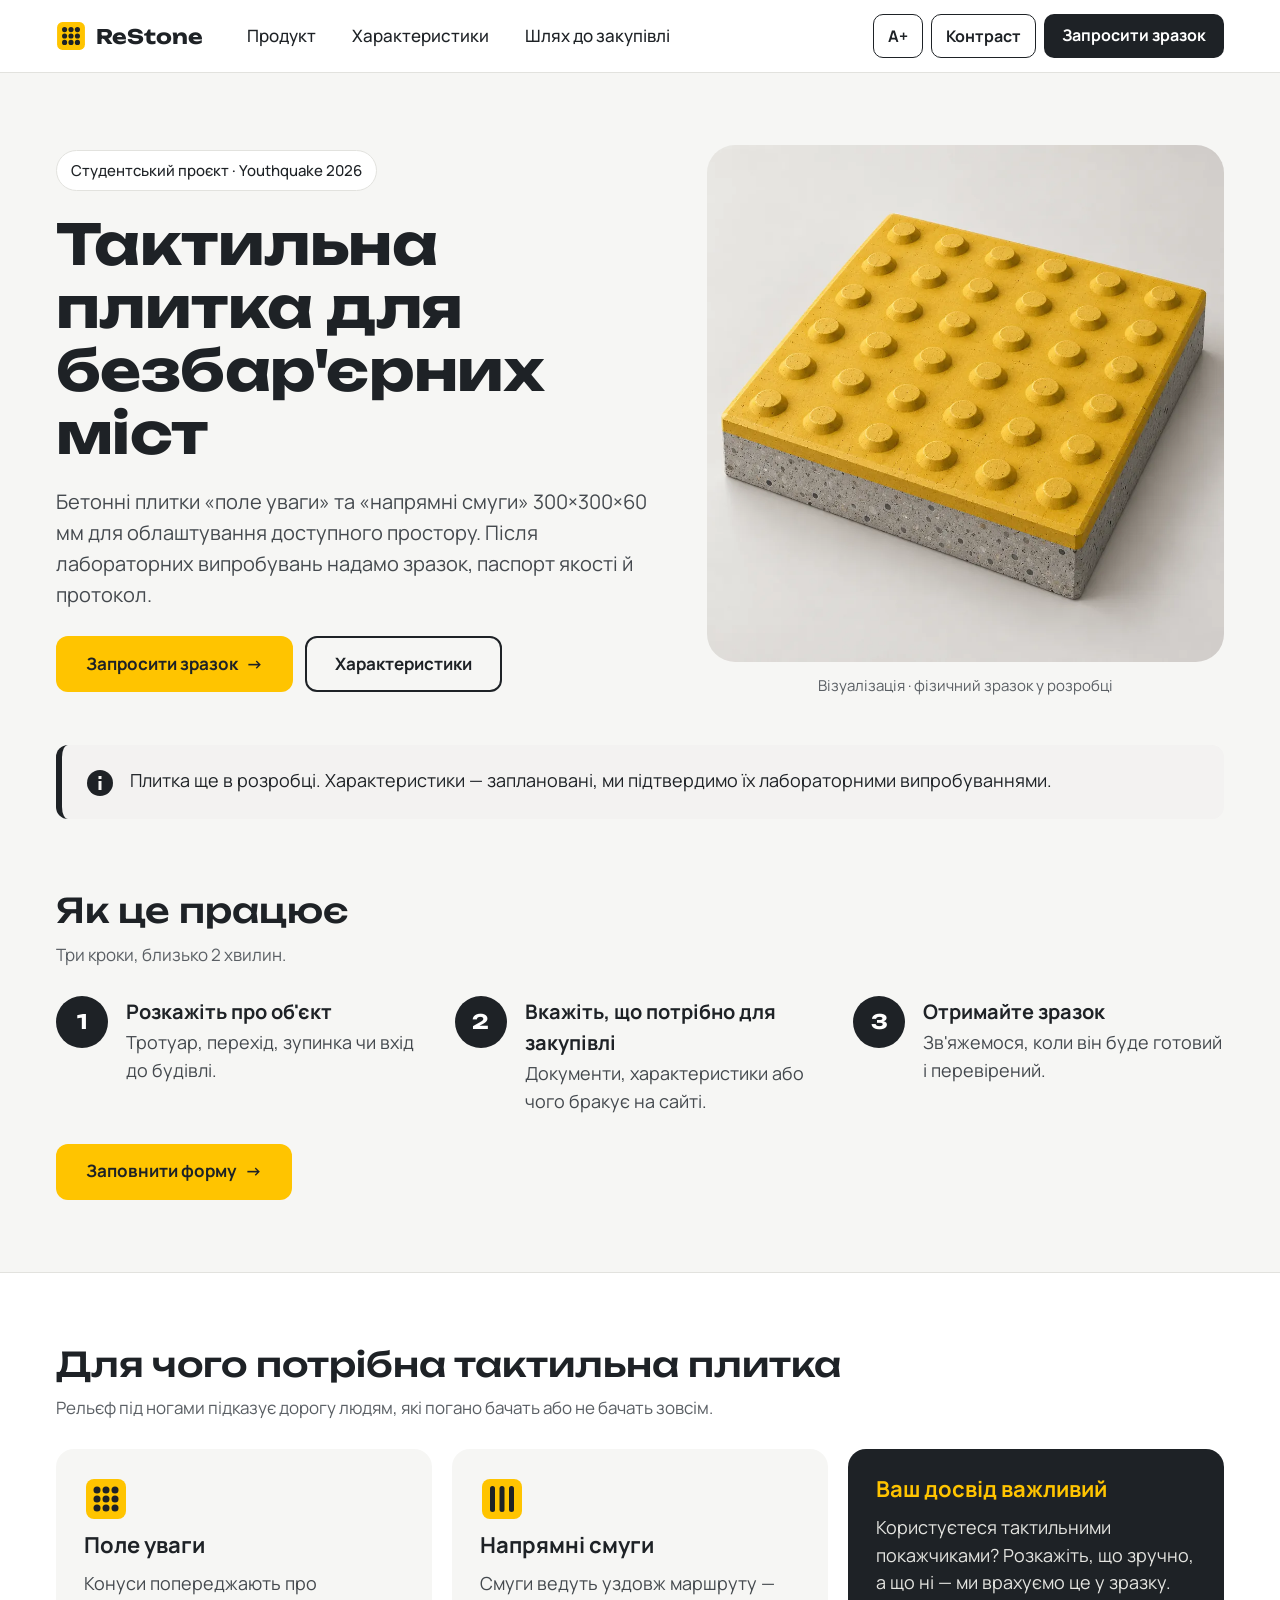
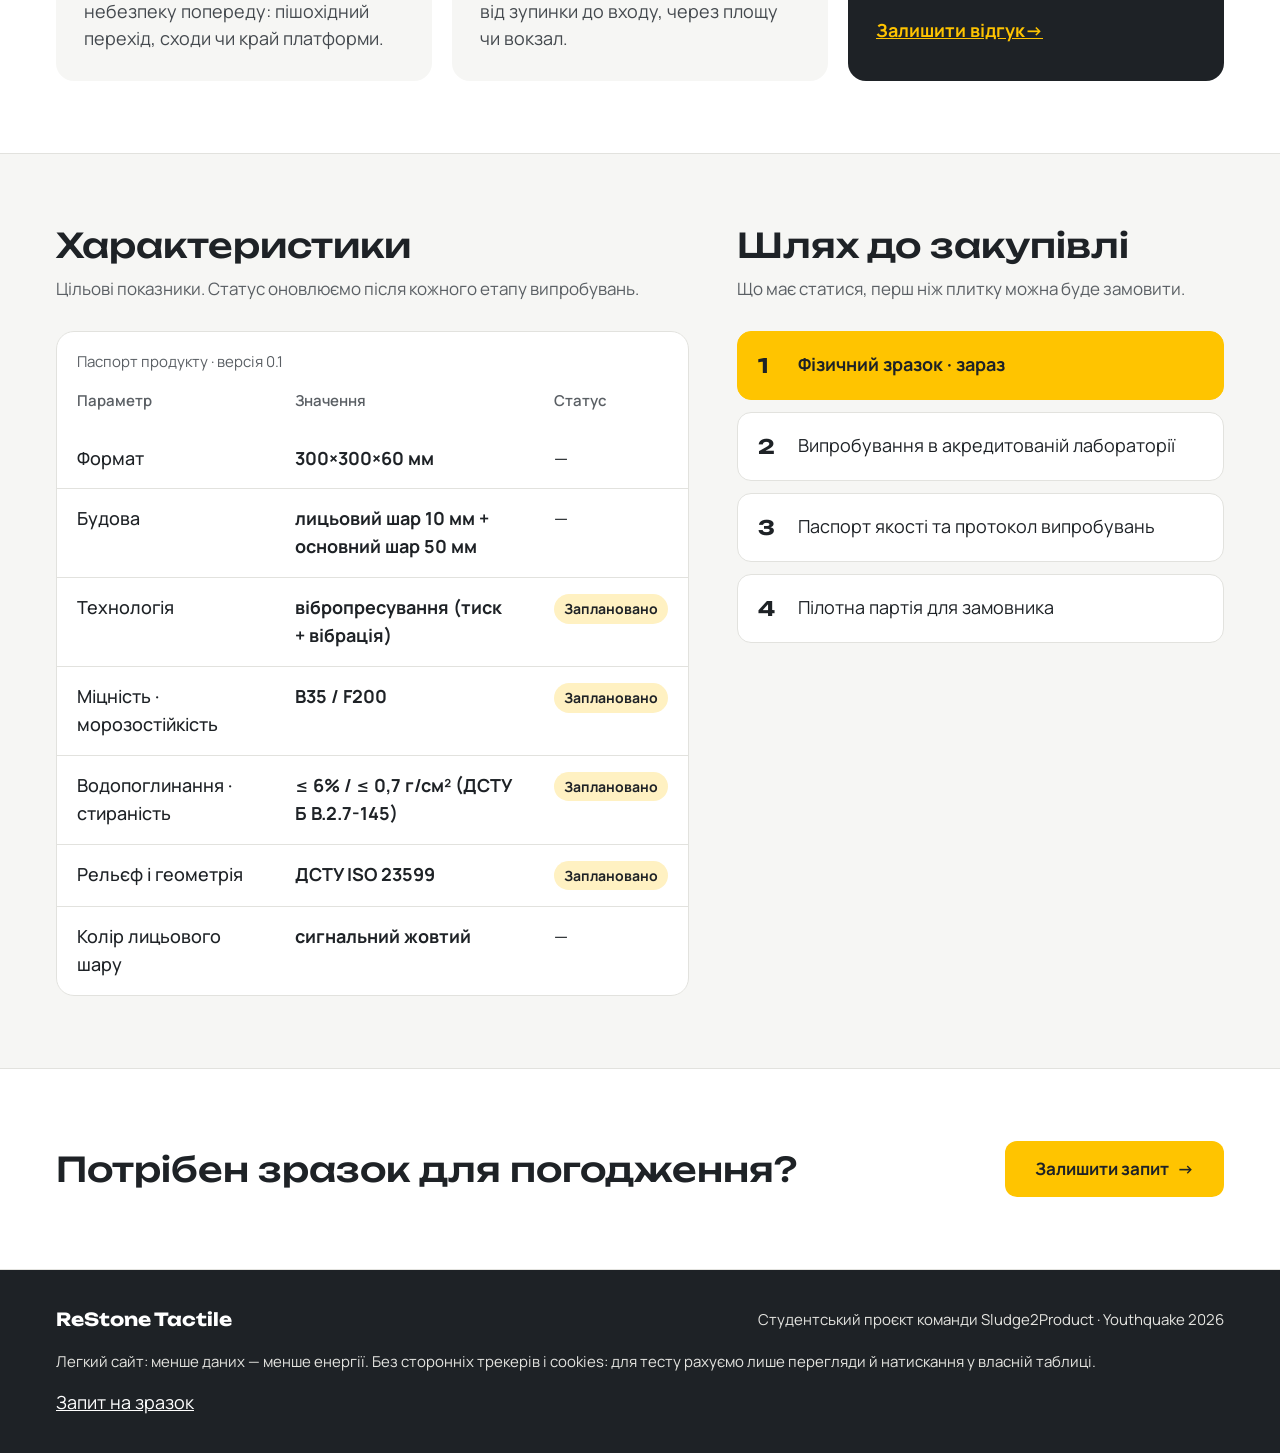
<file: index.html>
<!doctype html>
<html lang="uk">

<head>
  <meta charset="utf-8">
  <meta name="viewport" content="width=device-width, initial-scale=1">
  <title>ReStone Tactile — тактильна плитка для безбар'єрних міст</title>
  <meta name="description"
    content="Бетонна тактильна плитка «поле уваги» та «напрямні смуги» 300×300×60 мм. Студентський проєкт Youthquake 2026: готуємо перші зразки до лабораторних випробувань.">
  <meta name="theme-color" content="#FFC400">
  <meta property="og:type" content="website">
  <meta property="og:locale" content="uk_UA">
  <meta property="og:title" content="ReStone Tactile — тактильна плитка для безбар'єрних міст">
  <meta property="og:description" content="Бетонна тактильна плитка 300×300×60 мм. Залиште запит на зразок або відгук.">
  <meta property="og:image" content="img/og.jpg">
  <meta name="twitter:card" content="summary_large_image">
  <link rel="icon" href="img/favicon.svg" type="image/svg+xml">
  <script>
    // Застосувати збережені налаштування доступності до першого малювання
    (function () {
      try {
        var s = localStorage.getItem('rs-scale'); if (s && s !== '0') document.documentElement.setAttribute('data-scale', s);
        if (localStorage.getItem('rs-contrast') === 'high') document.documentElement.setAttribute('data-contrast', 'high');
      } catch (e) { }
    })();
    // A/B-тест першого екрана: варіант береться з посилання (?v=a або ?v=b) і запам'ятовується
    (function () {
      var v = 'a';
      try {
        var q = new URLSearchParams(location.search).get('v');
        if (q === 'a' || q === 'b') { v = q; localStorage.setItem('rs-v', v); }
        else if (localStorage.getItem('rs-v') === 'b') v = 'b';
      } catch (e) { }
      document.documentElement.setAttribute('data-variant', v);
    })();
  </script>
  <style>
    html:not([data-variant="b"]) .v-b,
    html[data-variant="b"] .v-a {
      display: none;
    }
  </style>
  <link rel="preconnect" href="https://fonts.googleapis.com">
  <link rel="preconnect" href="https://fonts.gstatic.com" crossorigin>
  <link
    href="https://fonts.googleapis.com/css2?family=Manrope:wght@400;500;600;700&family=Unbounded:wght@500;700&display=swap"
    rel="stylesheet">
  <link rel="preload" as="image" href="img/tile.webp" type="image/webp">
  <link rel="stylesheet" href="styles.css">
</head>

<body>
  <a class="skip-link" href="#main">Перейти до змісту</a>

  <header class="site-header">
    <div class="wrap header-row">
      <a class="logo" href="index.html" aria-label="ReStone — на головну">
        <svg width="30" height="30" viewBox="0 0 28 28" aria-hidden="true">
          <rect x="1" y="1" width="26" height="26" rx="5" fill="#FFC400" />
          <g fill="#1E2226">
            <circle cx="8" cy="8" r="2.4" />
            <circle cx="14" cy="8" r="2.4" />
            <circle cx="20" cy="8" r="2.4" />
            <circle cx="8" cy="14" r="2.4" />
            <circle cx="14" cy="14" r="2.4" />
            <circle cx="20" cy="14" r="2.4" />
            <circle cx="8" cy="20" r="2.4" />
            <circle cx="14" cy="20" r="2.4" />
            <circle cx="20" cy="20" r="2.4" />
          </g>
        </svg>
        ReStone
      </a>
      <button class="nav-toggle" type="button" aria-expanded="false" aria-controls="nav-panel">
        <svg width="20" height="20" viewBox="0 0 20 20" aria-hidden="true">
          <path d="M2 5h16M2 10h16M2 15h16" stroke="currentColor" stroke-width="2" stroke-linecap="round" />
        </svg>
        Меню
      </button>
      <div class="nav-panel" id="nav-panel">
        <nav class="main-nav" aria-label="Основне меню">
          <ul>
            <li><a href="#product">Продукт</a></li>
            <li><a href="#specs">Характеристики</a></li>
            <li><a href="#path">Шлях до закупівлі</a></li>
          </ul>
        </nav>
        <div class="tools">
          <button class="tool-btn" type="button" data-action="scale" aria-pressed="false"
            aria-label="Збільшити шрифт">A+</button>
          <button class="tool-btn" type="button" data-action="contrast" aria-pressed="false">Контраст</button>
          <a class="btn btn-dark btn-sm" href="form.html">Запросити зразок</a>
        </div>
      </div>
    </div>
  </header>

  <main id="main" tabindex="-1">

    <section class="hero" aria-labelledby="hero-title">
      <div class="wrap hero-grid">
        <div class="hero-text">
          <span class="pill">Студентський проєкт · Youthquake 2026</span>
          <h1 id="hero-title">Тактильна плитка для безбар'єрних міст</h1>
          <!-- Варіант A: підготовка до закупівлі -->
          <p class="hero-sub v-a">Бетонні плитки «поле уваги» та «напрямні смуги» 300×300×60 мм для облаштування
            доступного простору. Після лабораторних випробувань надамо зразок, паспорт якості й протокол.</p>
          <!-- Варіант B: + екологічний аргумент -->
          <p class="hero-sub v-b">Бетонні плитки «поле уваги» та «напрямні смуги» 300×300×60 мм для облаштування
            доступного простору — з частковим використанням залишків каменеобробки. Після лабораторних випробувань
            надамо зразок, паспорт якості й протокол.</p>
          <div class="hero-actions">
            <a class="btn btn-primary" href="form.html">Запросити зразок <span aria-hidden="true">→</span></a>
            <a class="btn btn-outline" href="#specs">Характеристики</a>
          </div>
        </div>
        <figure class="tile-figure">
          <div class="tile-frame">
            <img src="img/tile.webp" width="1000" height="1000" fetchpriority="high"
              alt="Візуалізація двошарової бетонної тактильної плитки: жовтий лицьовий шар із конусами «поле уваги» і сірий бетонний основний шар">
          </div>
          <figcaption>Візуалізація · фізичний зразок у розробці</figcaption>
        </figure>
      </div>
    </section>

    <div class="wrap">
      <div class="note" role="note">
        <svg width="28" height="28" viewBox="0 0 28 28" aria-hidden="true">
          <circle cx="14" cy="14" r="13" fill="currentColor" />
          <rect x="12.5" y="12" width="3" height="9" fill="var(--bg)" />
          <rect x="12.5" y="7" width="3" height="3" fill="var(--bg)" />
        </svg>
        <p>Плитка ще в розробці. Характеристики — заплановані, ми підтвердимо їх лабораторними випробуваннями.</p>
      </div>
    </div>

    <section class="section" aria-labelledby="how-title">
      <div class="wrap">
        <h2 class="section-title" id="how-title">Як це працює</h2>
        <p class="section-lead">Три кроки, близько 2 хвилин.</p>
        <ol class="steps">
          <li><span class="step-num" aria-hidden="true">1</span>
            <div><strong>Розкажіть про об'єкт</strong><span>Тротуар, перехід, зупинка чи вхід до будівлі.</span></div>
          </li>
          <li><span class="step-num" aria-hidden="true">2</span>
            <div><strong>Вкажіть, що потрібно для закупівлі</strong><span>Документи, характеристики або чого бракує на
                сайті.</span></div>
          </li>
          <li><span class="step-num" aria-hidden="true">3</span>
            <div><strong>Отримайте зразок</strong><span>Зв'яжемося, коли він буде готовий і перевірений.</span></div>
          </li>
        </ol>
        <p style="margin-top:28px"><a class="btn btn-primary" href="form.html">Заповнити форму <span
              aria-hidden="true">→</span></a></p>
      </div>
    </section>

    <section class="section section-white" id="product" aria-labelledby="product-title">
      <div class="wrap">
        <h2 class="section-title" id="product-title">Для чого потрібна тактильна плитка</h2>
        <p class="section-lead">Рельєф під ногами підказує дорогу людям, які погано бачать або не бачать зовсім.</p>
        <div class="cards">
          <article class="card">
            <svg width="44" height="44" viewBox="0 0 44 44" aria-hidden="true">
              <rect x="2" y="2" width="40" height="40" rx="8" fill="#FFC400" />
              <g fill="#1E2226">
                <circle cx="13" cy="13" r="3.5" />
                <circle cx="22" cy="13" r="3.5" />
                <circle cx="31" cy="13" r="3.5" />
                <circle cx="13" cy="22" r="3.5" />
                <circle cx="22" cy="22" r="3.5" />
                <circle cx="31" cy="22" r="3.5" />
                <circle cx="13" cy="31" r="3.5" />
                <circle cx="22" cy="31" r="3.5" />
                <circle cx="31" cy="31" r="3.5" />
              </g>
            </svg>
            <h3>Поле уваги</h3>
            <p>Конуси попереджають про небезпеку попереду: пішохідний перехід, сходи чи край платформи.</p>
          </article>
          <article class="card">
            <svg width="44" height="44" viewBox="0 0 44 44" aria-hidden="true">
              <rect x="2" y="2" width="40" height="40" rx="8" fill="#FFC400" />
              <g fill="#1E2226">
                <rect x="10" y="9" width="5" height="26" rx="2.5" />
                <rect x="19.5" y="9" width="5" height="26" rx="2.5" />
                <rect x="29" y="9" width="5" height="26" rx="2.5" />
              </g>
            </svg>
            <h3>Напрямні смуги</h3>
            <p>Смуги ведуть уздовж маршруту — від зупинки до входу, через площу чи вокзал.</p>
          </article>
          <article class="card card-dark">
            <h3>Ваш досвід важливий</h3>
            <p>Користуєтеся тактильними покажчиками? Розкажіть, що зручно, а що ні — ми врахуємо це у зразку.</p>
            <a href="form.html">Залишити відгук <span aria-hidden="true">→</span></a>
          </article>
        </div>
      </div>
    </section>

    <section class="section" aria-labelledby="specs-title">
      <div class="wrap specs-grid">
        <div id="specs">
          <h2 class="section-title" id="specs-title">Характеристики</h2>
          <p class="section-lead">Цільові показники. Статус оновлюємо після кожного етапу випробувань.</p>
          <div class="spec">
            <table>
              <caption>Паспорт продукту · версія 0.1</caption>
              <thead>
                <tr>
                  <th scope="col">Параметр</th>
                  <th scope="col">Значення</th>
                  <th scope="col">Статус</th>
                </tr>
              </thead>
              <tbody>
                <tr>
                  <th scope="row">Формат</th>
                  <td class="val">300×300×60 мм</td>
                  <td class="empty">—</td>
                </tr>
                <tr>
                  <th scope="row">Будова</th>
                  <td class="val">лицьовий шар 10 мм + основний шар 50 мм</td>
                  <td class="empty">—</td>
                </tr>
                <tr>
                  <th scope="row">Технологія</th>
                  <td class="val">вібропресування (тиск + вібрація)</td>
                  <td><span class="badge">Заплановано</span></td>
                </tr>
                <tr>
                  <th scope="row">Міцність · морозостійкість</th>
                  <td class="val">B35 / F200</td>
                  <td><span class="badge">Заплановано</span></td>
                </tr>
                <tr>
                  <th scope="row">Водопоглинання · стираність</th>
                  <td class="val">≤ 6% / ≤ 0,7 г/см² (ДСТУ Б В.2.7-145)</td>
                  <td><span class="badge">Заплановано</span></td>
                </tr>
                <tr>
                  <th scope="row">Рельєф і геометрія</th>
                  <td class="val">ДСТУ ISO 23599</td>
                  <td><span class="badge">Заплановано</span></td>
                </tr>
                <tr>
                  <th scope="row">Колір лицьового шару</th>
                  <td class="val">сигнальний жовтий</td>
                  <td class="empty">—</td>
                </tr>
              </tbody>
            </table>
          </div>
        </div>
        <div id="path">
          <h2 class="section-title">Шлях до закупівлі</h2>
          <p class="section-lead">Що має статися, перш ніж плитку можна буде замовити.</p>
          <ol class="path">
            <li class="step-row is-now"><b aria-hidden="true">1</b><span>Фізичний зразок<span class="visually-hidden"> —
                  поточний етап</span> · зараз</span></li>
            <li class="step-row"><b aria-hidden="true">2</b><span>Випробування в акредитованій лабораторії</span></li>
            <li class="step-row"><b aria-hidden="true">3</b><span>Паспорт якості та протокол випробувань</span></li>
            <li class="step-row"><b aria-hidden="true">4</b><span>Пілотна партія для замовника</span></li>
          </ol>
        </div>
      </div>
    </section>

    <section class="section section-white" aria-labelledby="cta-title">
      <div class="wrap" style="display:flex;flex-wrap:wrap;gap:20px;justify-content:space-between;align-items:center">
        <h2 class="section-title" id="cta-title" style="margin:0">Потрібен зразок для погодження?</h2>
        <a class="btn btn-primary" href="form.html">Залишити запит <span aria-hidden="true">→</span></a>
      </div>
    </section>

  </main>

  <footer class="site-footer">
    <div class="wrap footer-row">
      <span class="footer-brand">ReStone Tactile</span>
      <p>Студентський проєкт команди Sludge2Product · Youthquake 2026</p>
      <p>Легкий сайт: менше даних — менше енергії. Без сторонніх трекерів і cookies: для тесту рахуємо лише
        перегляди й натискання у власній таблиці.</p>
      <a href="form.html">Запит на зразок</a>
    </div>
  </footer>

  <script src="config.js"></script>
  <script src="app.js" defer></script>
</body>

</html>
</file>
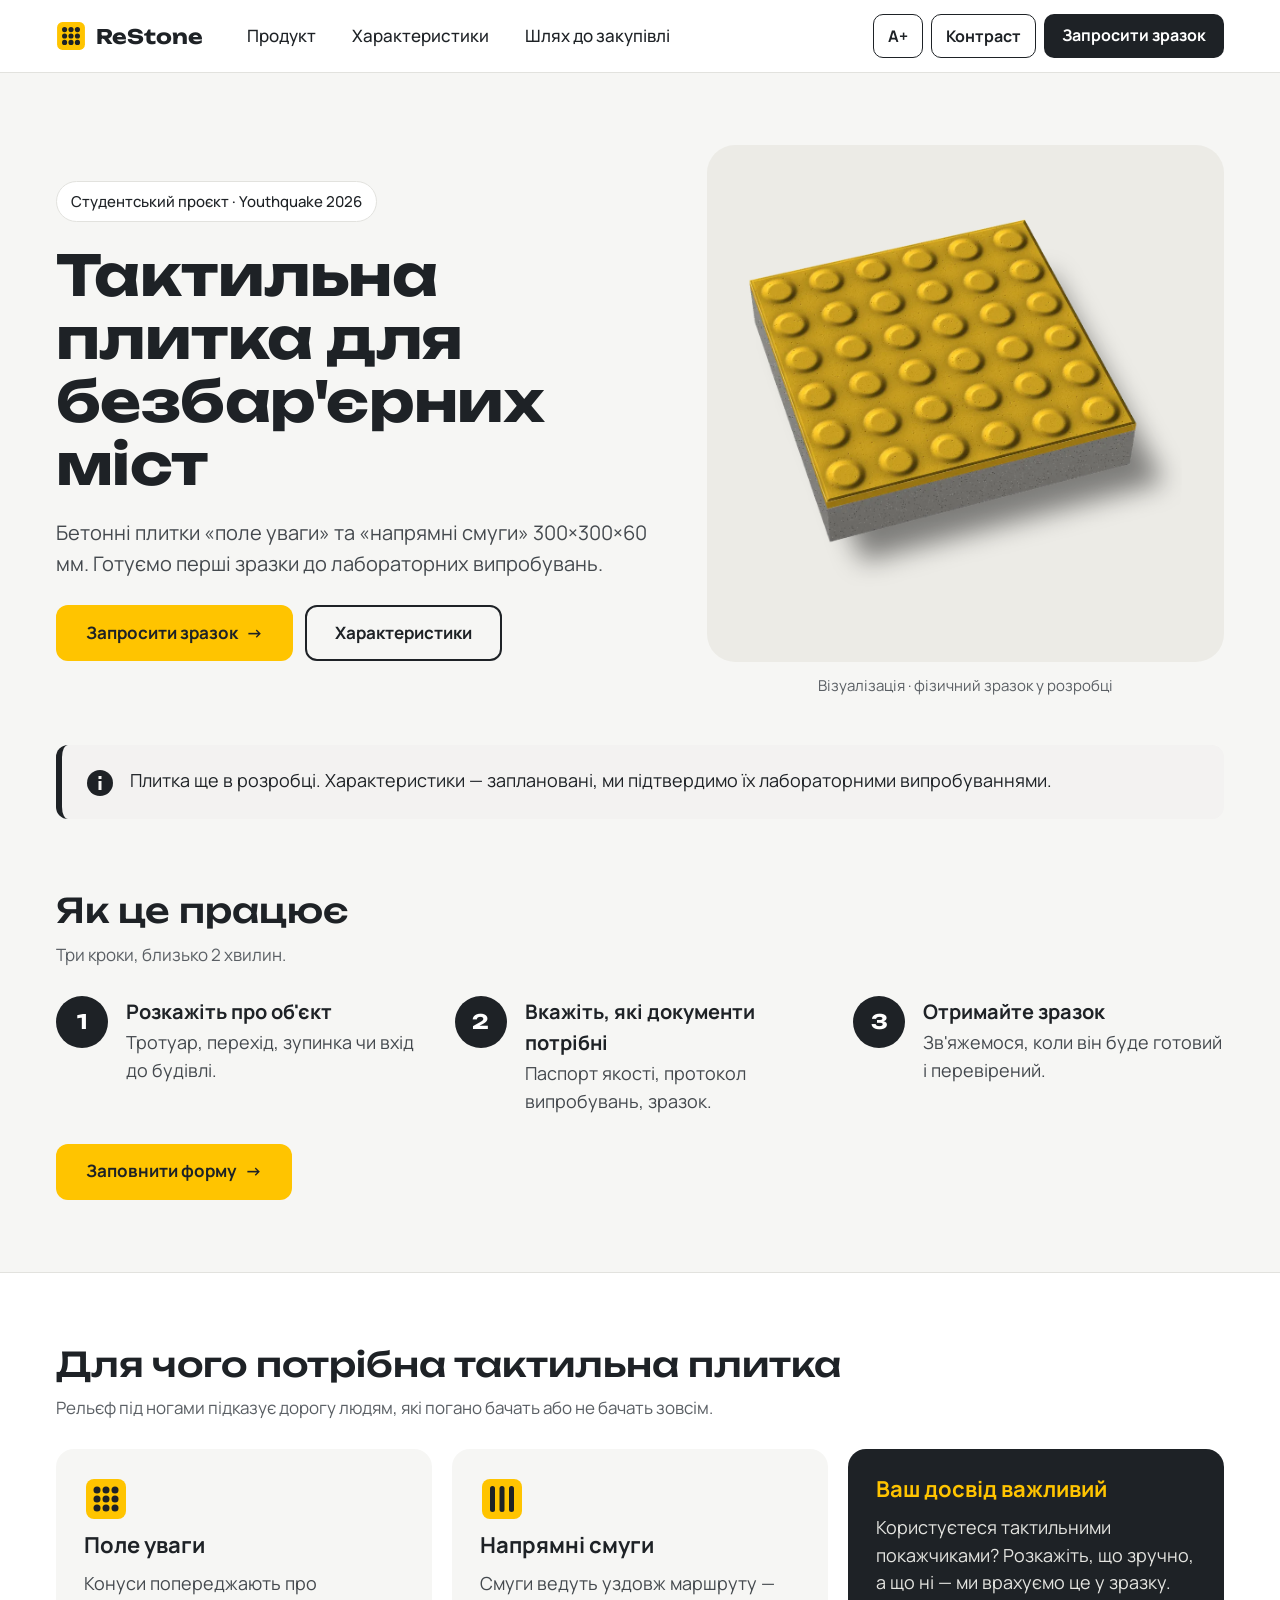
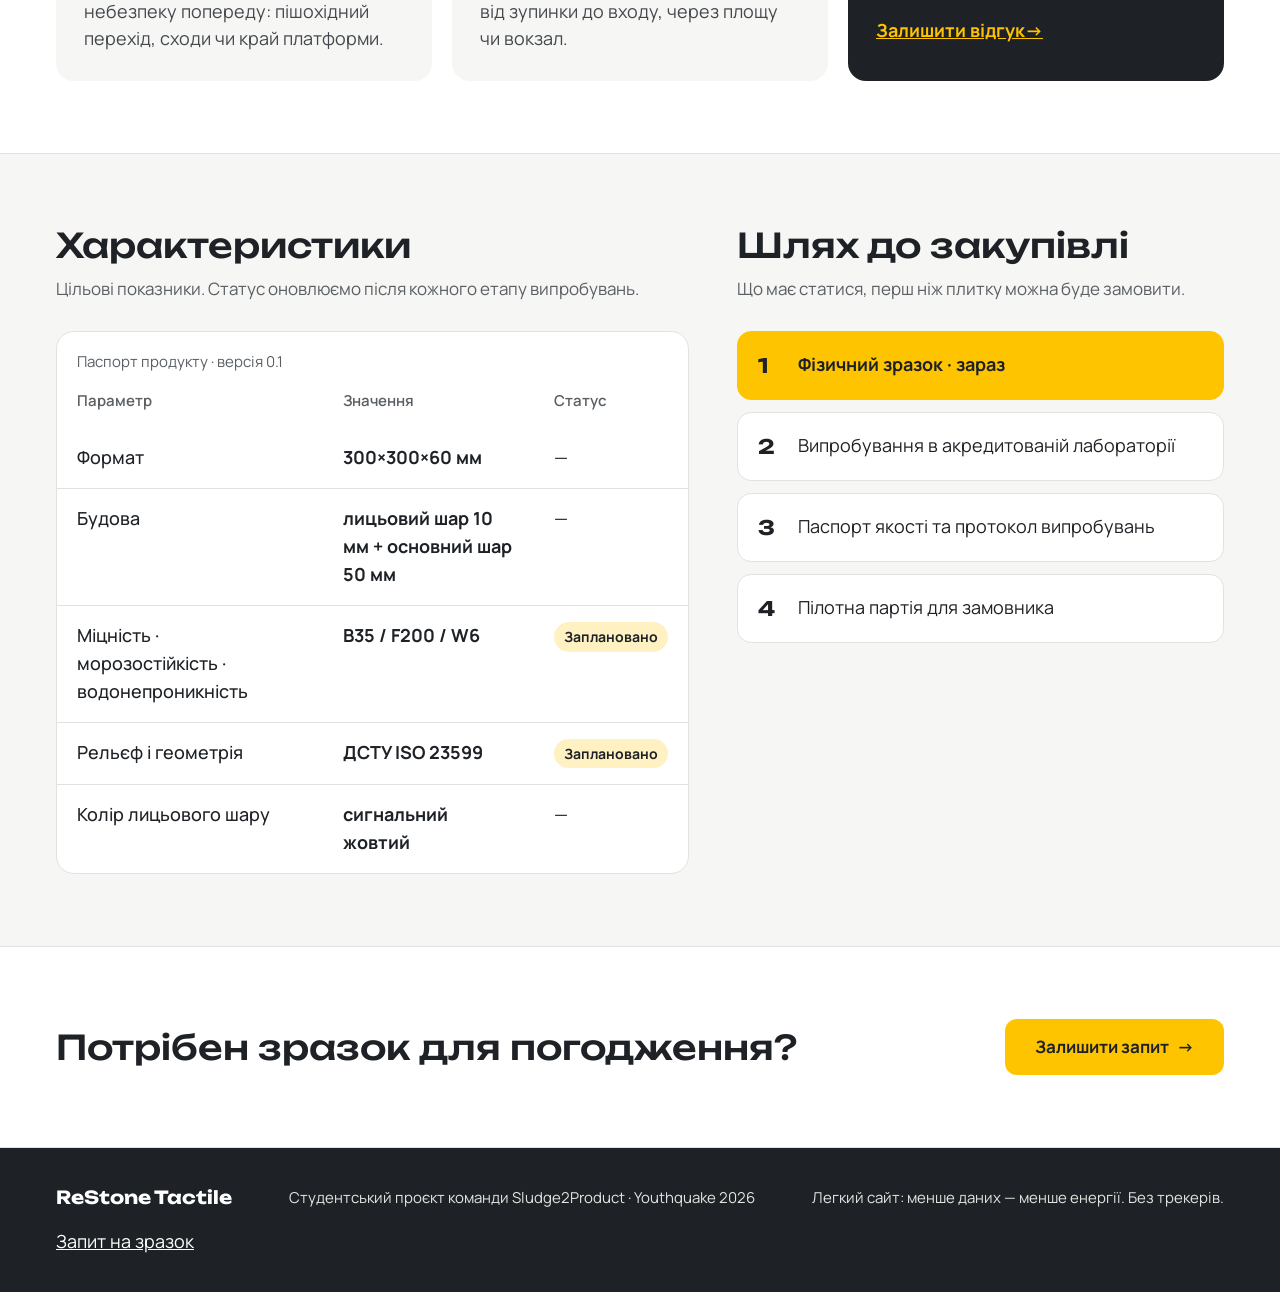
<file: restone-tactile/index.html>
<!doctype html>
<html lang="uk">
<head>
<meta charset="utf-8">
<meta name="viewport" content="width=device-width, initial-scale=1">
<title>ReStone Tactile — тактильна плитка для безбар'єрних міст</title>
<meta name="description" content="Бетонна тактильна плитка «поле уваги» та «напрямні смуги» 300×300×60 мм. Студентський проєкт Youthquake 2026: готуємо перші зразки до лабораторних випробувань.">
<meta name="theme-color" content="#FFC400">
<meta property="og:type" content="website">
<meta property="og:locale" content="uk_UA">
<meta property="og:title" content="ReStone Tactile — тактильна плитка для безбар'єрних міст">
<meta property="og:description" content="Бетонна тактильна плитка 300×300×60 мм. Залиште запит на зразок або відгук.">
<meta property="og:image" content="img/og.jpg">
<meta name="twitter:card" content="summary_large_image">
<link rel="icon" href="img/favicon.svg" type="image/svg+xml">
<script>
  // Застосувати збережені налаштування доступності до першого малювання
  (function () {
    try {
      var s = localStorage.getItem('rs-scale'); if (s && s !== '0') document.documentElement.setAttribute('data-scale', s);
      if (localStorage.getItem('rs-contrast') === 'high') document.documentElement.setAttribute('data-contrast', 'high');
    } catch (e) {}
  })();
</script>
<link rel="preconnect" href="https://fonts.googleapis.com">
<link rel="preconnect" href="https://fonts.gstatic.com" crossorigin>
<link href="https://fonts.googleapis.com/css2?family=Manrope:wght@400;500;600;700&family=Unbounded:wght@500;700&display=swap" rel="stylesheet">
<link rel="preload" as="image" href="img/tile.webp" type="image/webp">
<link rel="stylesheet" href="styles.css">
</head>
<body>
<a class="skip-link" href="#main">Перейти до змісту</a>

<header class="site-header">
  <div class="wrap header-row">
    <a class="logo" href="index.html" aria-label="ReStone — на головну">
      <svg width="30" height="30" viewBox="0 0 28 28" aria-hidden="true"><rect x="1" y="1" width="26" height="26" rx="5" fill="#FFC400"/><g fill="#1E2226"><circle cx="8" cy="8" r="2.4"/><circle cx="14" cy="8" r="2.4"/><circle cx="20" cy="8" r="2.4"/><circle cx="8" cy="14" r="2.4"/><circle cx="14" cy="14" r="2.4"/><circle cx="20" cy="14" r="2.4"/><circle cx="8" cy="20" r="2.4"/><circle cx="14" cy="20" r="2.4"/><circle cx="20" cy="20" r="2.4"/></g></svg>
      ReStone
    </a>
    <button class="nav-toggle" type="button" aria-expanded="false" aria-controls="nav-panel">
      <svg width="20" height="20" viewBox="0 0 20 20" aria-hidden="true"><path d="M2 5h16M2 10h16M2 15h16" stroke="currentColor" stroke-width="2" stroke-linecap="round"/></svg>
      Меню
    </button>
    <div class="nav-panel" id="nav-panel">
      <nav class="main-nav" aria-label="Основне меню">
        <ul>
          <li><a href="#product">Продукт</a></li>
          <li><a href="#specs">Характеристики</a></li>
          <li><a href="#path">Шлях до закупівлі</a></li>
        </ul>
      </nav>
      <div class="tools">
        <button class="tool-btn" type="button" data-action="scale" aria-pressed="false" aria-label="Збільшити шрифт">A+</button>
        <button class="tool-btn" type="button" data-action="contrast" aria-pressed="false">Контраст</button>
        <a class="btn btn-dark btn-sm" href="form.html">Запросити зразок</a>
      </div>
    </div>
  </div>
</header>

<main id="main" tabindex="-1">

  <section class="hero" aria-labelledby="hero-title">
    <div class="wrap hero-grid">
      <div class="hero-text">
        <span class="pill">Студентський проєкт · Youthquake 2026</span>
        <h1 id="hero-title">Тактильна плитка для безбар'єрних міст</h1>
        <p class="hero-sub">Бетонні плитки «поле уваги» та «напрямні смуги» 300×300×60 мм. Готуємо перші зразки до лабораторних випробувань.</p>
        <div class="hero-actions">
          <a class="btn btn-primary" href="form.html">Запросити зразок <span aria-hidden="true">→</span></a>
          <a class="btn btn-outline" href="#specs">Характеристики</a>
        </div>
      </div>
      <figure class="tile-figure">
        <div class="tile-frame">
          <img src="img/tile.webp" width="1000" height="855" fetchpriority="high"
               alt="Візуалізація двошарової бетонної тактильної плитки: жовтий лицьовий шар із конусами «поле уваги» і сірий бетонний основний шар">
        </div>
        <figcaption>Візуалізація · фізичний зразок у розробці</figcaption>
      </figure>
    </div>
  </section>

  <div class="wrap">
    <div class="note" role="note">
      <svg width="28" height="28" viewBox="0 0 28 28" aria-hidden="true"><circle cx="14" cy="14" r="13" fill="currentColor"/><rect x="12.5" y="12" width="3" height="9" fill="var(--bg)"/><rect x="12.5" y="7" width="3" height="3" fill="var(--bg)"/></svg>
      <p>Плитка ще в розробці. Характеристики — заплановані, ми підтвердимо їх лабораторними випробуваннями.</p>
    </div>
  </div>

  <section class="section" aria-labelledby="how-title">
    <div class="wrap">
      <h2 class="section-title" id="how-title">Як це працює</h2>
      <p class="section-lead">Три кроки, близько 2 хвилин.</p>
      <ol class="steps">
        <li><span class="step-num" aria-hidden="true">1</span><div><strong>Розкажіть про об'єкт</strong><span>Тротуар, перехід, зупинка чи вхід до будівлі.</span></div></li>
        <li><span class="step-num" aria-hidden="true">2</span><div><strong>Вкажіть, які документи потрібні</strong><span>Паспорт якості, протокол випробувань, зразок.</span></div></li>
        <li><span class="step-num" aria-hidden="true">3</span><div><strong>Отримайте зразок</strong><span>Зв'яжемося, коли він буде готовий і перевірений.</span></div></li>
      </ol>
      <p style="margin-top:28px"><a class="btn btn-primary" href="form.html">Заповнити форму <span aria-hidden="true">→</span></a></p>
    </div>
  </section>

  <section class="section section-white" id="product" aria-labelledby="product-title">
    <div class="wrap">
      <h2 class="section-title" id="product-title">Для чого потрібна тактильна плитка</h2>
      <p class="section-lead">Рельєф під ногами підказує дорогу людям, які погано бачать або не бачать зовсім.</p>
      <div class="cards">
        <article class="card">
          <svg width="44" height="44" viewBox="0 0 44 44" aria-hidden="true"><rect x="2" y="2" width="40" height="40" rx="8" fill="#FFC400"/><g fill="#1E2226"><circle cx="13" cy="13" r="3.5"/><circle cx="22" cy="13" r="3.5"/><circle cx="31" cy="13" r="3.5"/><circle cx="13" cy="22" r="3.5"/><circle cx="22" cy="22" r="3.5"/><circle cx="31" cy="22" r="3.5"/><circle cx="13" cy="31" r="3.5"/><circle cx="22" cy="31" r="3.5"/><circle cx="31" cy="31" r="3.5"/></g></svg>
          <h3>Поле уваги</h3>
          <p>Конуси попереджають про небезпеку попереду: пішохідний перехід, сходи чи край платформи.</p>
        </article>
        <article class="card">
          <svg width="44" height="44" viewBox="0 0 44 44" aria-hidden="true"><rect x="2" y="2" width="40" height="40" rx="8" fill="#FFC400"/><g fill="#1E2226"><rect x="10" y="9" width="5" height="26" rx="2.5"/><rect x="19.5" y="9" width="5" height="26" rx="2.5"/><rect x="29" y="9" width="5" height="26" rx="2.5"/></g></svg>
          <h3>Напрямні смуги</h3>
          <p>Смуги ведуть уздовж маршруту — від зупинки до входу, через площу чи вокзал.</p>
        </article>
        <article class="card card-dark">
          <h3>Ваш досвід важливий</h3>
          <p>Користуєтеся тактильними покажчиками? Розкажіть, що зручно, а що ні — ми врахуємо це у зразку.</p>
          <a href="form.html">Залишити відгук <span aria-hidden="true">→</span></a>
        </article>
      </div>
    </div>
  </section>

  <section class="section" aria-labelledby="specs-title">
    <div class="wrap specs-grid">
      <div id="specs">
        <h2 class="section-title" id="specs-title">Характеристики</h2>
        <p class="section-lead">Цільові показники. Статус оновлюємо після кожного етапу випробувань.</p>
        <div class="spec">
          <table>
            <caption>Паспорт продукту · версія 0.1</caption>
            <thead>
              <tr><th scope="col">Параметр</th><th scope="col">Значення</th><th scope="col">Статус</th></tr>
            </thead>
            <tbody>
              <tr><th scope="row">Формат</th><td class="val">300×300×60 мм</td><td class="empty">—</td></tr>
              <tr><th scope="row">Будова</th><td class="val">лицьовий шар 10 мм + основний шар 50 мм</td><td class="empty">—</td></tr>
              <tr><th scope="row">Міцність · морозостійкість · водонепроникність</th><td class="val">B35 / F200 / W6</td><td><span class="badge">Заплановано</span></td></tr>
              <tr><th scope="row">Рельєф і геометрія</th><td class="val">ДСТУ ISO 23599</td><td><span class="badge">Заплановано</span></td></tr>
              <tr><th scope="row">Колір лицьового шару</th><td class="val">сигнальний жовтий</td><td class="empty">—</td></tr>
            </tbody>
          </table>
        </div>
      </div>
      <div id="path">
        <h2 class="section-title">Шлях до закупівлі</h2>
        <p class="section-lead">Що має статися, перш ніж плитку можна буде замовити.</p>
        <ol class="path">
          <li class="step-row is-now"><b aria-hidden="true">1</b><span>Фізичний зразок<span class="visually-hidden"> — поточний етап</span> · зараз</span></li>
          <li class="step-row"><b aria-hidden="true">2</b><span>Випробування в акредитованій лабораторії</span></li>
          <li class="step-row"><b aria-hidden="true">3</b><span>Паспорт якості та протокол випробувань</span></li>
          <li class="step-row"><b aria-hidden="true">4</b><span>Пілотна партія для замовника</span></li>
        </ol>
      </div>
    </div>
  </section>

  <section class="section section-white" aria-labelledby="cta-title">
    <div class="wrap" style="display:flex;flex-wrap:wrap;gap:20px;justify-content:space-between;align-items:center">
      <h2 class="section-title" id="cta-title" style="margin:0">Потрібен зразок для погодження?</h2>
      <a class="btn btn-primary" href="form.html">Залишити запит <span aria-hidden="true">→</span></a>
    </div>
  </section>

</main>

<footer class="site-footer">
  <div class="wrap footer-row">
    <span class="footer-brand">ReStone Tactile</span>
    <p>Студентський проєкт команди Sludge2Product · Youthquake 2026</p>
    <p>Легкий сайт: менше даних — менше енергії. Без трекерів.</p>
    <a href="form.html">Запит на зразок</a>
  </div>
</footer>

<script src="app.js" defer></script>
</body>
</html>
</file>
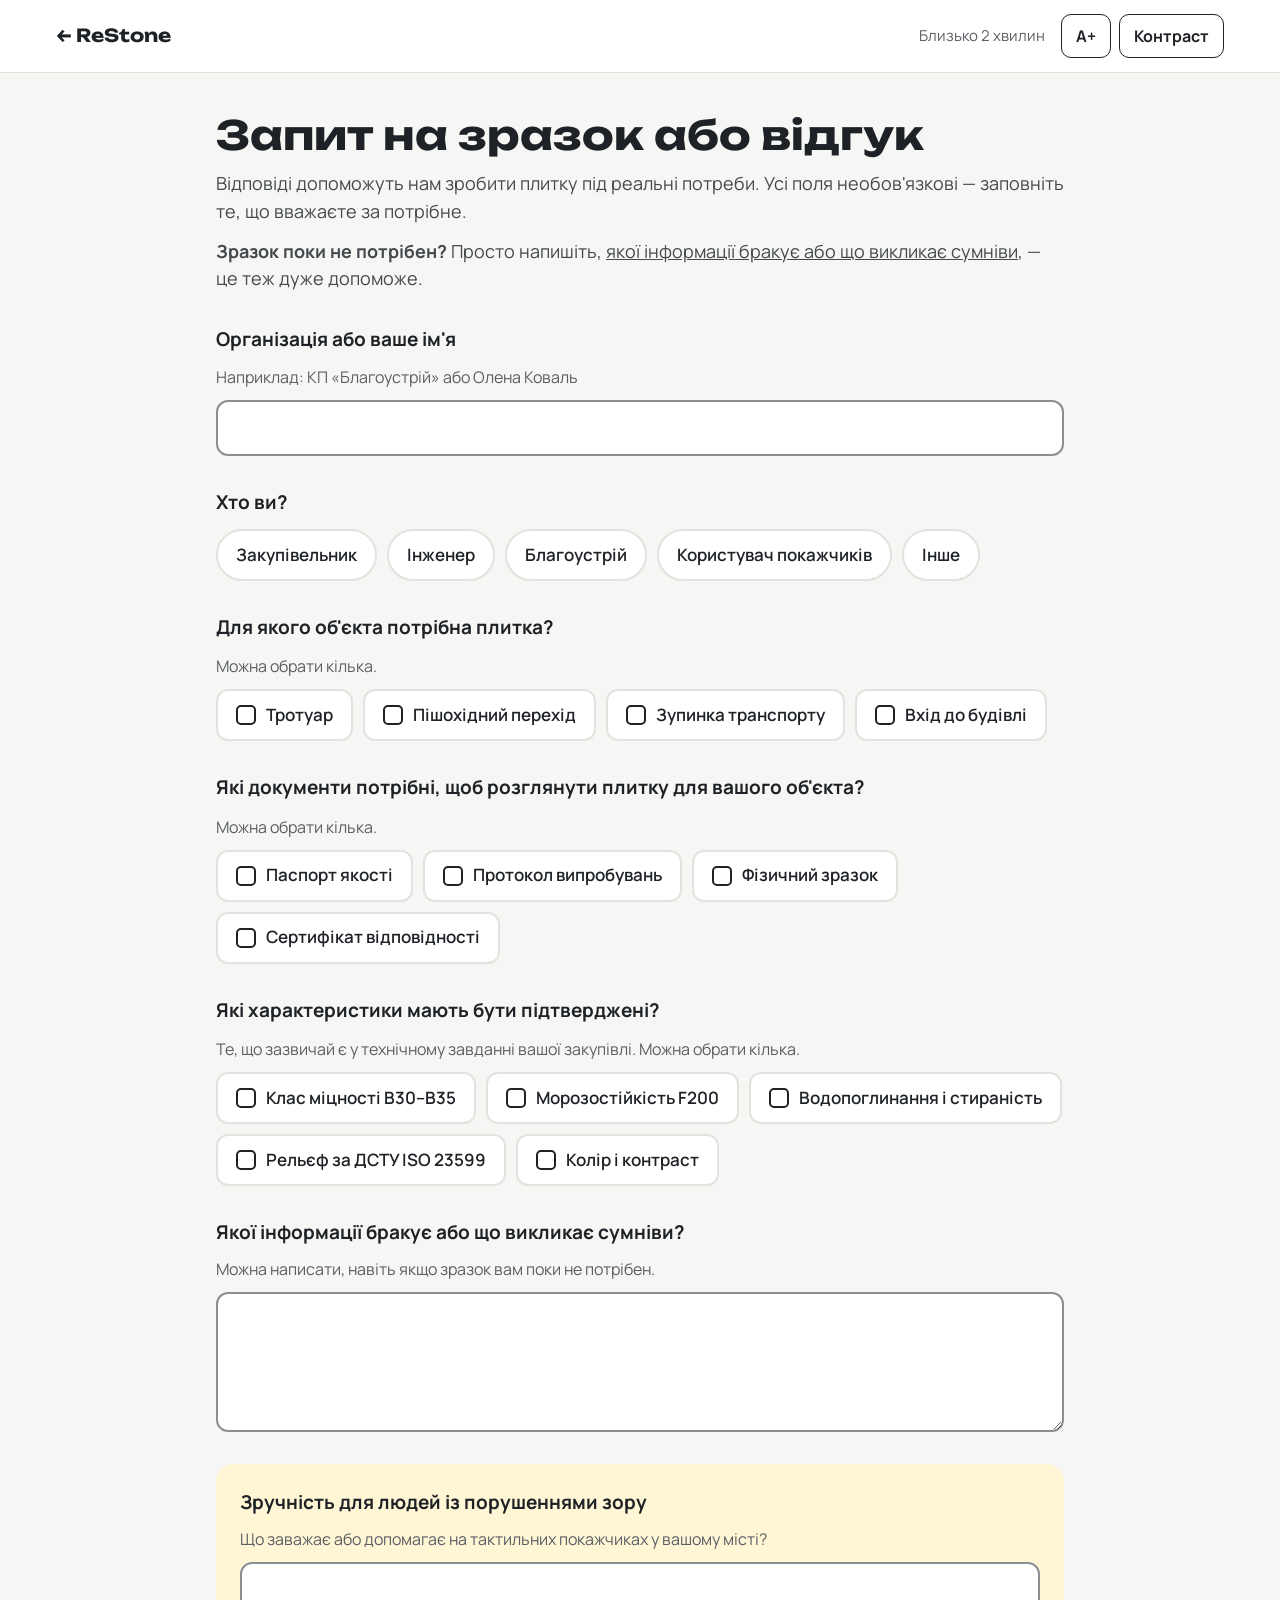
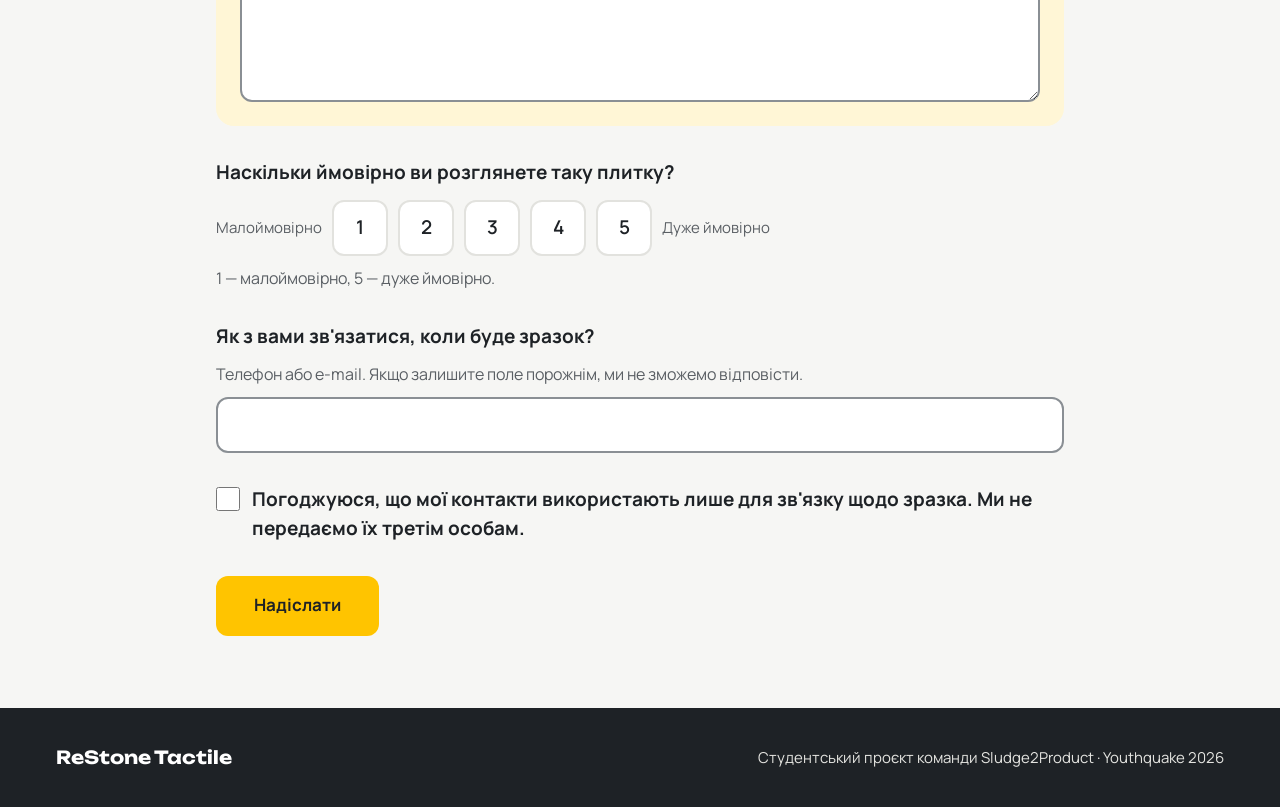
<file: form.html>
<!doctype html>
<html lang="uk">

<head>
  <meta charset="utf-8">
  <meta name="viewport" content="width=device-width, initial-scale=1">
  <title>Запит на зразок або відгук — ReStone Tactile</title>
  <meta name="description"
    content="Залиште запит на зразок тактильної плитки ReStone або розкажіть, що зручно на тактильних покажчиках у вашому місті.">
  <meta name="theme-color" content="#FFC400">
  <meta property="og:type" content="website">
  <meta property="og:locale" content="uk_UA">
  <meta property="og:title" content="Запит на зразок — ReStone Tactile">
  <meta property="og:description" content="2 хвилини: розкажіть про об'єкт і потрібні документи.">
  <meta property="og:image" content="img/og.jpg">
  <link rel="icon" href="img/favicon.svg" type="image/svg+xml">
  <script>
    (function () {
      try {
        var s = localStorage.getItem('rs-scale'); if (s && s !== '0') document.documentElement.setAttribute('data-scale', s);
        if (localStorage.getItem('rs-contrast') === 'high') document.documentElement.setAttribute('data-contrast', 'high');
      } catch (e) { }
    })();
  </script>
  <link rel="preconnect" href="https://fonts.googleapis.com">
  <link rel="preconnect" href="https://fonts.gstatic.com" crossorigin>
  <link
    href="https://fonts.googleapis.com/css2?family=Manrope:wght@400;500;600;700&family=Unbounded:wght@500;700&display=swap"
    rel="stylesheet">
  <link rel="stylesheet" href="styles.css">
</head>

<body>
  <a class="skip-link" href="#main">Перейти до форми</a>

  <header class="site-header">
    <div class="wrap form-header-row">
      <a class="page-back" href="index.html"><span aria-hidden="true">←&nbsp;</span>ReStone<span
          class="visually-hidden"> — на головну</span></a>
      <span class="time-note">Близько 2 хвилин</span>
      <div class="tools">
        <button class="tool-btn" type="button" data-action="scale" aria-pressed="false"
          aria-label="Збільшити шрифт">A+</button>
        <button class="tool-btn" type="button" data-action="contrast" aria-pressed="false">Контраст</button>
      </div>
    </div>
  </header>

  <main id="main" class="form-page" tabindex="-1">

    <div id="form-view">
      <div class="form-head">
        <h1>Запит на зразок або відгук</h1>
        <p>Відповіді допоможуть нам зробити плитку під реальні потреби. Усі поля необов'язкові — заповніть те, що
          вважаєте за потрібне.</p>
        <p><strong>Зразок поки не потрібен?</strong> Просто напишіть, <a href="#missing">якої інформації бракує або що
            викликає сумніви</a>, — це теж дуже допоможе.</p>
      </div>

      <div class="error-summary" id="error-summary" role="alert" tabindex="-1" hidden>
        <h2>Перевірте, будь ласка:</h2>
        <ul id="error-list"></ul>
      </div>

      <form class="form" id="request-form" novalidate>

        <div class="field">
          <label for="org">Організація або ваше ім'я</label>
          <span class="help" id="org-help">Наприклад: КП «Благоустрій» або Олена Коваль</span>
          <input class="input" id="org" name="org" type="text" autocomplete="organization"
            aria-describedby="org-help org-error">
          <span class="error-text" id="org-error"></span>
        </div>

        <fieldset class="field">
          <legend>Хто ви?</legend>
          <div class="choices">
            <label class="choice pill-choice"><input type="radio" name="role"
                value="Закупівельник"><span>Закупівельник</span></label>
            <label class="choice pill-choice"><input type="radio" name="role"
                value="Інженер"><span>Інженер</span></label>
            <label class="choice pill-choice"><input type="radio" name="role"
                value="Благоустрій"><span>Благоустрій</span></label>
            <label class="choice pill-choice"><input type="radio" name="role"
                value="Користувач покажчиків"><span>Користувач покажчиків</span></label>
            <label class="choice pill-choice"><input type="radio" name="role" value="Інше"><span>Інше</span></label>
          </div>
        </fieldset>

        <fieldset class="field">
          <legend>Для якого об'єкта потрібна плитка?</legend>
          <span class="help">Можна обрати кілька.</span>
          <div class="choices">
            <label class="choice"><input type="checkbox" name="objects" value="Тротуар"><span>Тротуар</span></label>
            <label class="choice"><input type="checkbox" name="objects" value="Пішохідний перехід"><span>Пішохідний
                перехід</span></label>
            <label class="choice"><input type="checkbox" name="objects" value="Зупинка транспорту"><span>Зупинка
                транспорту</span></label>
            <label class="choice"><input type="checkbox" name="objects" value="Вхід до будівлі"><span>Вхід до
                будівлі</span></label>
          </div>
        </fieldset>

        <fieldset class="field">
          <legend>Які документи потрібні, щоб розглянути плитку для вашого об'єкта?</legend>
          <span class="help">Можна обрати кілька.</span>
          <div class="choices">
            <label class="choice"><input type="checkbox" name="docs" value="Паспорт якості"><span>Паспорт
                якості</span></label>
            <label class="choice"><input type="checkbox" name="docs" value="Протокол випробувань"><span>Протокол
                випробувань</span></label>
            <label class="choice"><input type="checkbox" name="docs" value="Фізичний зразок"><span>Фізичний
                зразок</span></label>
            <label class="choice"><input type="checkbox" name="docs" value="Сертифікат відповідності"><span>Сертифікат
                відповідності</span></label>
          </div>
        </fieldset>

        <fieldset class="field">
          <legend>Які характеристики мають бути підтверджені?</legend>
          <span class="help">Те, що зазвичай є у технічному завданні вашої закупівлі. Можна обрати кілька.</span>
          <div class="choices">
            <label class="choice"><input type="checkbox" name="docs" value="Клас міцності B30–B35"><span>Клас міцності
                B30–B35</span></label>
            <label class="choice"><input type="checkbox" name="docs" value="Морозостійкість F200"><span>Морозостійкість
                F200</span></label>
            <label class="choice"><input type="checkbox" name="docs"
                value="Водопоглинання і стираність"><span>Водопоглинання і стираність</span></label>
            <label class="choice"><input type="checkbox" name="docs" value="Рельєф за ДСТУ ISO 23599"><span>Рельєф за
                ДСТУ ISO 23599</span></label>
            <label class="choice"><input type="checkbox" name="docs" value="Колір і контраст"><span>Колір і
                контраст</span></label>
          </div>
        </fieldset>


        <div class="field">
          <label for="missing">Якої інформації бракує або що викликає сумніви?</label>
          <span class="help" id="missing-help">Можна написати, навіть якщо зразок вам поки не потрібен.</span>
          <textarea class="textarea" id="missing" name="missing" rows="3" maxlength="2000"
            aria-describedby="missing-help missing-error"></textarea>
          <span class="error-text" id="missing-error"></span>
        </div>

        <div class="field hint-box">
          <label for="access">Зручність для людей із порушеннями зору</label>
          <span class="help" id="access-help">Що заважає або допомагає на тактильних покажчиках у вашому місті?</span>
          <textarea class="textarea" id="access" name="access" rows="4" maxlength="2000"
            aria-describedby="access-help"></textarea>
        </div>

        <fieldset class="field">
          <legend>Наскільки ймовірно ви розглянете таку плитку?</legend>
          <div class="scale">
            <span class="scale-label" aria-hidden="true">Малоймовірно</span>
            <label class="choice"><input type="radio" name="score" value="1"><span><span class="visually-hidden">Оцінка
                </span>1</span></label>
            <label class="choice"><input type="radio" name="score" value="2"><span><span class="visually-hidden">Оцінка
                </span>2</span></label>
            <label class="choice"><input type="radio" name="score" value="3"><span><span class="visually-hidden">Оцінка
                </span>3</span></label>
            <label class="choice"><input type="radio" name="score" value="4"><span><span class="visually-hidden">Оцінка
                </span>4</span></label>
            <label class="choice"><input type="radio" name="score" value="5"><span><span class="visually-hidden">Оцінка
                </span>5</span></label>
            <span class="scale-label" aria-hidden="true">Дуже ймовірно</span>
          </div>
          <span class="help">1 — малоймовірно, 5 — дуже ймовірно.</span>
        </fieldset>

        <div class="field">
          <label for="contact">Як з вами зв'язатися, коли буде зразок?</label>
          <span class="help" id="contact-help">Телефон або e-mail. Якщо залишите поле порожнім, ми не зможемо
            відповісти.</span>
          <input class="input" id="contact" name="contact" type="text" autocomplete="email" inputmode="email"
            aria-describedby="contact-help contact-error">
          <span class="error-text" id="contact-error"></span>
        </div>

        <div class="field">
          <label class="consent" for="consent">
            <input type="checkbox" id="consent" name="consent" value="так" aria-describedby="consent-error">
            <span>Погоджуюся, що мої контакти використають лише для зв'язку щодо зразка. Ми не передаємо їх третім
              особам.</span>
          </label>
          <span class="error-text" id="consent-error"></span>
        </div>

        <!-- Пастка для спам-ботів: людина це поле не бачить -->
        <div class="hp" aria-hidden="true">
          <label for="website">Не заповнюйте це поле</label>
          <input type="text" id="website" name="website" tabindex="-1" autocomplete="off">
        </div>

        <div class="submit-row">
          <button class="btn btn-primary" type="submit" id="submit-btn"
            style="min-height:60px;padding:0 36px">Надіслати</button>
          <span class="form-status" id="form-status" role="status" aria-live="polite"></span>
        </div>
      </form>
    </div>

    <div class="thanks" id="thanks-view" hidden>
      <svg width="64" height="64" viewBox="0 0 64 64" aria-hidden="true">
        <circle cx="32" cy="32" r="30" fill="#FFC400" />
        <path d="M20 33l8 8 16-17" fill="none" stroke="#1E2226" stroke-width="4" stroke-linecap="round"
          stroke-linejoin="round" />
      </svg>
      <h1 tabindex="-1" id="thanks-title">Дякуємо!</h1>
      <p>Ми отримали вашу відповідь і зв'яжемося з вами, щойно буде фізичний зразок і результати випробувань.</p>
      <a class="btn btn-outline" href="index.html">На головну</a>
    </div>

  </main>

  <footer class="site-footer">
    <div class="wrap footer-row">
      <span class="footer-brand">ReStone Tactile</span>
      <p>Студентський проєкт команди Sludge2Product · Youthquake 2026</p>
    </div>
  </footer>

  <script src="config.js"></script>
  <script src="app.js" defer></script>
</body>

</html>
</file>
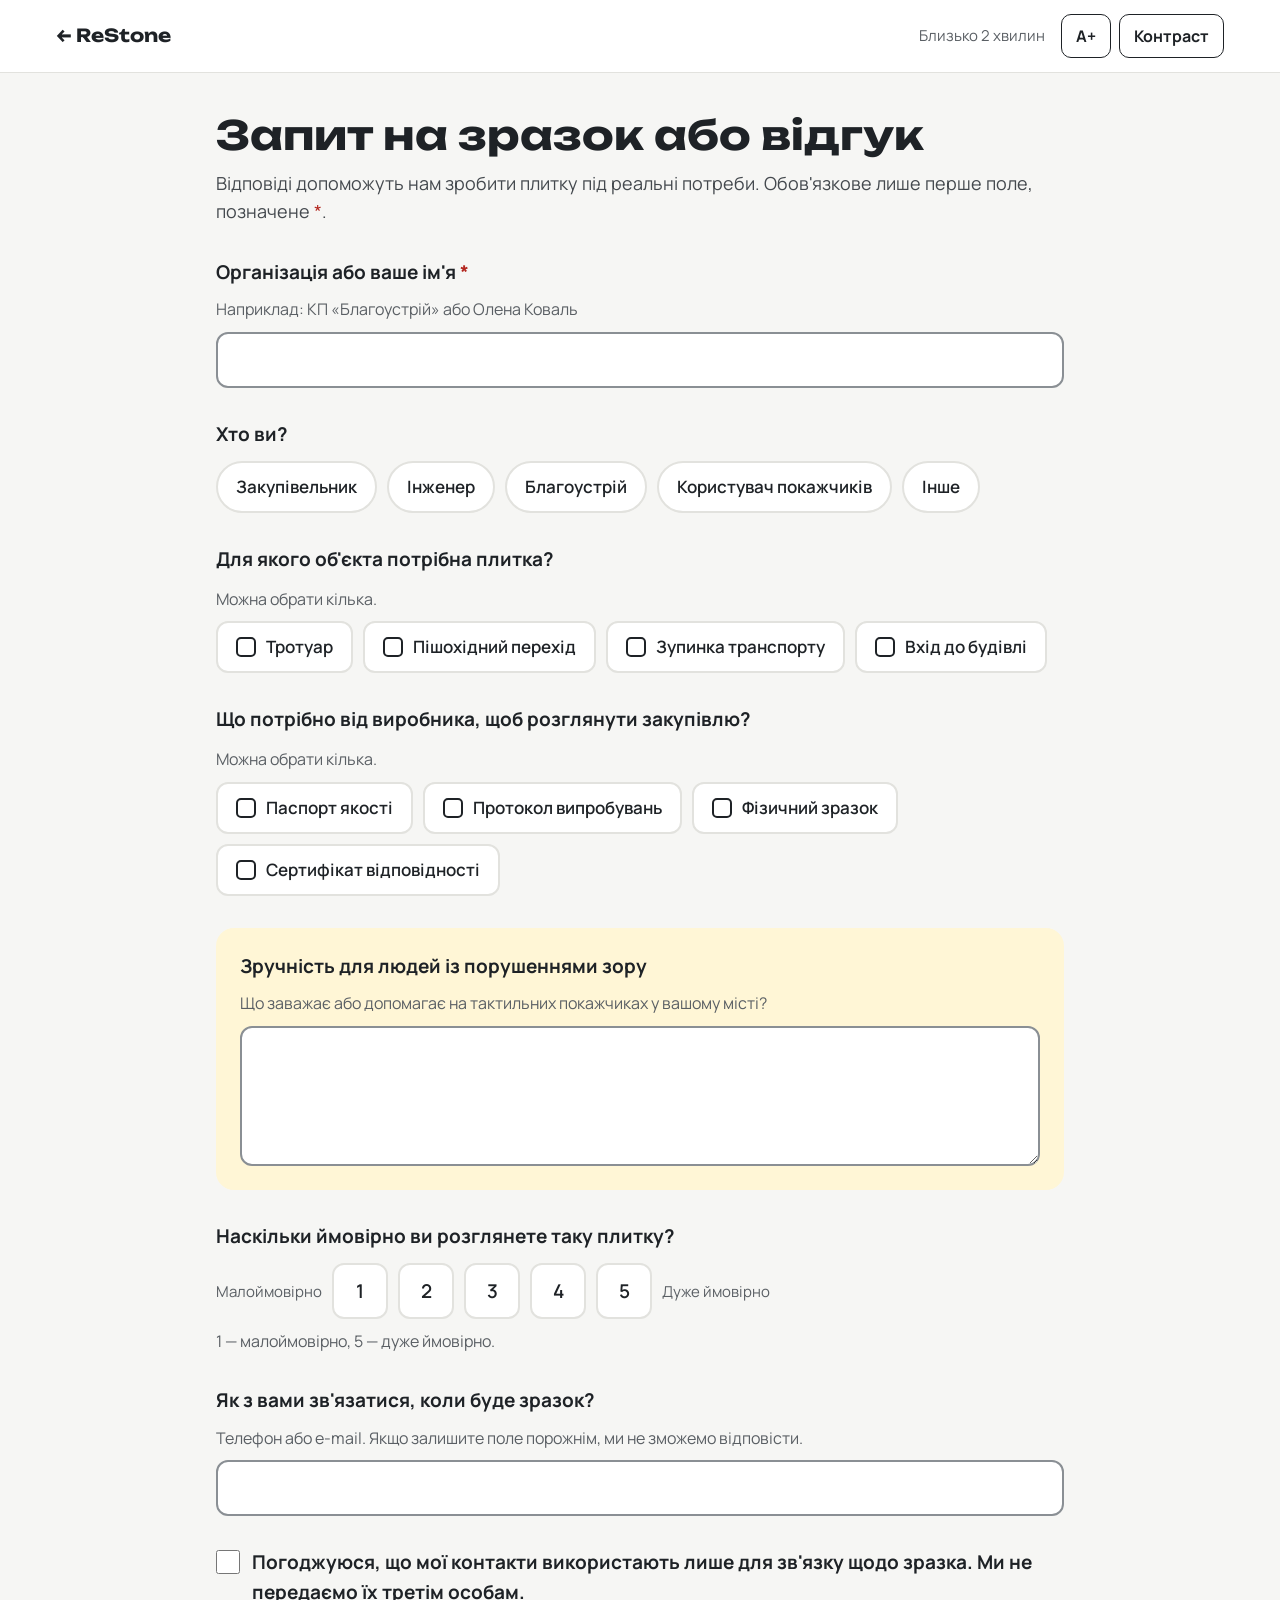
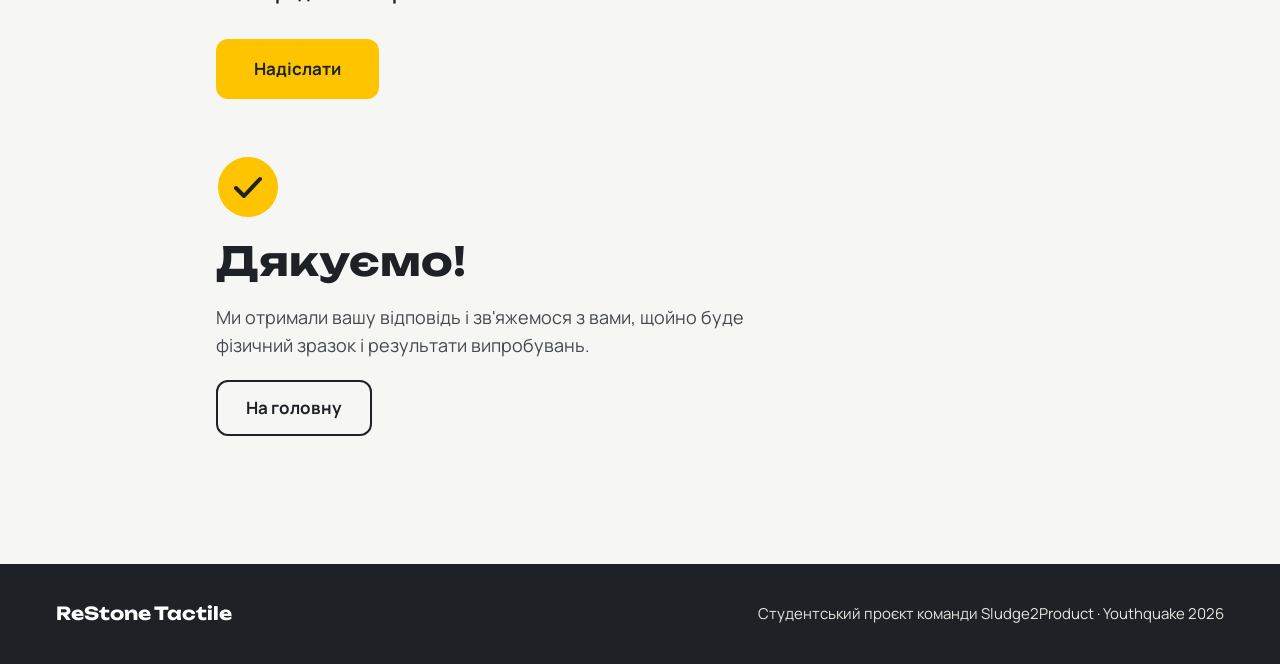
<file: restone-tactile/form.html>
<!doctype html>
<html lang="uk">
<head>
<meta charset="utf-8">
<meta name="viewport" content="width=device-width, initial-scale=1">
<title>Запит на зразок або відгук — ReStone Tactile</title>
<meta name="description" content="Залиште запит на зразок тактильної плитки ReStone або розкажіть, що зручно на тактильних покажчиках у вашому місті.">
<meta name="theme-color" content="#FFC400">
<meta property="og:type" content="website">
<meta property="og:locale" content="uk_UA">
<meta property="og:title" content="Запит на зразок — ReStone Tactile">
<meta property="og:description" content="2 хвилини: розкажіть про об'єкт і потрібні документи.">
<meta property="og:image" content="img/og.jpg">
<link rel="icon" href="img/favicon.svg" type="image/svg+xml">
<script>
  (function () {
    try {
      var s = localStorage.getItem('rs-scale'); if (s && s !== '0') document.documentElement.setAttribute('data-scale', s);
      if (localStorage.getItem('rs-contrast') === 'high') document.documentElement.setAttribute('data-contrast', 'high');
    } catch (e) {}
  })();
</script>
<link rel="preconnect" href="https://fonts.googleapis.com">
<link rel="preconnect" href="https://fonts.gstatic.com" crossorigin>
<link href="https://fonts.googleapis.com/css2?family=Manrope:wght@400;500;600;700&family=Unbounded:wght@500;700&display=swap" rel="stylesheet">
<link rel="stylesheet" href="styles.css">
</head>
<body>
<a class="skip-link" href="#main">Перейти до форми</a>

<header class="site-header">
  <div class="wrap form-header-row">
    <a class="page-back" href="index.html"><span aria-hidden="true">←&nbsp;</span>ReStone<span class="visually-hidden"> — на головну</span></a>
    <span class="time-note">Близько 2 хвилин</span>
    <div class="tools">
      <button class="tool-btn" type="button" data-action="scale" aria-pressed="false" aria-label="Збільшити шрифт">A+</button>
      <button class="tool-btn" type="button" data-action="contrast" aria-pressed="false">Контраст</button>
    </div>
  </div>
</header>

<main id="main" class="form-page" tabindex="-1">

  <div id="form-view">
    <div class="form-head">
      <h1>Запит на зразок або відгук</h1>
      <p>Відповіді допоможуть нам зробити плитку під реальні потреби. Обов'язкове лише перше поле, позначене <span class="req" aria-hidden="true">*</span>.</p>
    </div>

    <div class="error-summary" id="error-summary" role="alert" tabindex="-1" hidden>
      <h2>Перевірте, будь ласка:</h2>
      <ul id="error-list"></ul>
    </div>

    <form class="form" id="request-form" novalidate>

      <div class="field">
        <label for="org">Організація або ваше ім'я <span class="req" aria-hidden="true">*</span></label>
        <span class="help" id="org-help">Наприклад: КП «Благоустрій» або Олена Коваль</span>
        <input class="input" id="org" name="org" type="text" autocomplete="organization" required aria-required="true" aria-describedby="org-help org-error">
        <span class="error-text" id="org-error"></span>
      </div>

      <fieldset class="field">
        <legend>Хто ви?</legend>
        <div class="choices">
          <label class="choice pill-choice"><input type="radio" name="role" value="Закупівельник"><span>Закупівельник</span></label>
          <label class="choice pill-choice"><input type="radio" name="role" value="Інженер"><span>Інженер</span></label>
          <label class="choice pill-choice"><input type="radio" name="role" value="Благоустрій"><span>Благоустрій</span></label>
          <label class="choice pill-choice"><input type="radio" name="role" value="Користувач покажчиків"><span>Користувач покажчиків</span></label>
          <label class="choice pill-choice"><input type="radio" name="role" value="Інше"><span>Інше</span></label>
        </div>
      </fieldset>

      <fieldset class="field">
        <legend>Для якого об'єкта потрібна плитка?</legend>
        <span class="help">Можна обрати кілька.</span>
        <div class="choices">
          <label class="choice"><input type="checkbox" name="objects" value="Тротуар"><span>Тротуар</span></label>
          <label class="choice"><input type="checkbox" name="objects" value="Пішохідний перехід"><span>Пішохідний перехід</span></label>
          <label class="choice"><input type="checkbox" name="objects" value="Зупинка транспорту"><span>Зупинка транспорту</span></label>
          <label class="choice"><input type="checkbox" name="objects" value="Вхід до будівлі"><span>Вхід до будівлі</span></label>
        </div>
      </fieldset>

      <fieldset class="field">
        <legend>Що потрібно від виробника, щоб розглянути закупівлю?</legend>
        <span class="help">Можна обрати кілька.</span>
        <div class="choices">
          <label class="choice"><input type="checkbox" name="docs" value="Паспорт якості"><span>Паспорт якості</span></label>
          <label class="choice"><input type="checkbox" name="docs" value="Протокол випробувань"><span>Протокол випробувань</span></label>
          <label class="choice"><input type="checkbox" name="docs" value="Фізичний зразок"><span>Фізичний зразок</span></label>
          <label class="choice"><input type="checkbox" name="docs" value="Сертифікат відповідності"><span>Сертифікат відповідності</span></label>
        </div>
      </fieldset>

      <div class="field hint-box">
        <label for="access">Зручність для людей із порушеннями зору</label>
        <span class="help" id="access-help">Що заважає або допомагає на тактильних покажчиках у вашому місті?</span>
        <textarea class="textarea" id="access" name="access" rows="4" maxlength="2000" aria-describedby="access-help"></textarea>
      </div>

      <fieldset class="field">
        <legend>Наскільки ймовірно ви розглянете таку плитку?</legend>
        <div class="scale">
          <span class="scale-label" aria-hidden="true">Малоймовірно</span>
          <label class="choice"><input type="radio" name="score" value="1"><span><span class="visually-hidden">Оцінка </span>1</span></label>
          <label class="choice"><input type="radio" name="score" value="2"><span><span class="visually-hidden">Оцінка </span>2</span></label>
          <label class="choice"><input type="radio" name="score" value="3"><span><span class="visually-hidden">Оцінка </span>3</span></label>
          <label class="choice"><input type="radio" name="score" value="4"><span><span class="visually-hidden">Оцінка </span>4</span></label>
          <label class="choice"><input type="radio" name="score" value="5"><span><span class="visually-hidden">Оцінка </span>5</span></label>
          <span class="scale-label" aria-hidden="true">Дуже ймовірно</span>
        </div>
        <span class="help">1 — малоймовірно, 5 — дуже ймовірно.</span>
      </fieldset>

      <div class="field">
        <label for="contact">Як з вами зв'язатися, коли буде зразок?</label>
        <span class="help" id="contact-help">Телефон або e-mail. Якщо залишите поле порожнім, ми не зможемо відповісти.</span>
        <input class="input" id="contact" name="contact" type="text" autocomplete="email" inputmode="email" aria-describedby="contact-help contact-error">
        <span class="error-text" id="contact-error"></span>
      </div>

      <div class="field">
        <label class="consent" for="consent">
          <input type="checkbox" id="consent" name="consent" value="так" aria-describedby="consent-error">
          <span>Погоджуюся, що мої контакти використають лише для зв'язку щодо зразка. Ми не передаємо їх третім особам.</span>
        </label>
        <span class="error-text" id="consent-error"></span>
      </div>

      <!-- Пастка для спам-ботів: людина це поле не бачить -->
      <div class="hp" aria-hidden="true">
        <label for="website">Не заповнюйте це поле</label>
        <input type="text" id="website" name="website" tabindex="-1" autocomplete="off">
      </div>

      <div class="submit-row">
        <button class="btn btn-primary" type="submit" id="submit-btn" style="min-height:60px;padding:0 36px">Надіслати</button>
        <span class="form-status" id="form-status" role="status" aria-live="polite"></span>
      </div>
    </form>
  </div>

  <div class="thanks" id="thanks-view" hidden>
    <svg width="64" height="64" viewBox="0 0 64 64" aria-hidden="true"><circle cx="32" cy="32" r="30" fill="#FFC400"/><path d="M20 33l8 8 16-17" fill="none" stroke="#1E2226" stroke-width="4" stroke-linecap="round" stroke-linejoin="round"/></svg>
    <h1 tabindex="-1" id="thanks-title">Дякуємо!</h1>
    <p>Ми отримали вашу відповідь і зв'яжемося з вами, щойно буде фізичний зразок і результати випробувань.</p>
    <a class="btn btn-outline" href="index.html">На головну</a>
  </div>

</main>

<footer class="site-footer">
  <div class="wrap footer-row">
    <span class="footer-brand">ReStone Tactile</span>
    <p>Студентський проєкт команди Sludge2Product · Youthquake 2026</p>
  </div>
</footer>

<script src="config.js"></script>
<script src="app.js" defer></script>
</body>
</html>
</file>
<file: styles.css>
/* ReStone Tactile — стилі. Mobile-first, без фреймворків. */

/* Атрибут hidden завжди ховає елемент, навіть якщо в нього є display */
[hidden] {
  display: none !important;
}

:root {
  --bg: #F6F6F4;
  --surface: #FFFFFF;
  --surface-2: #ECEBE6;
  --text: #1E2226;
  --text-2: #44494E;
  --text-3: #5A5F64;
  --line: #E2E2DE;
  --line-strong: #8A8F94;
  --accent: #FFC400;
  /* лише як фон під темним текстом */
  --on-accent: #1E2226;
  --badge: #FFF1C2;
  --dark: #1E2226;
  --on-dark: #FFFFFF;
  --on-dark-2: #E4E4E0;
  --note: #F3F2F1;
  --hint: #FFF6D6;
  --error: #B3261E;
  --error-bg: #FDECEA;
  --focus: #1E2226;
  --radius: 12px;
  --radius-lg: 18px;
  --wrap: 1200px;
  --gutter: 16px;
  --font-head: "Unbounded", "Manrope", system-ui, sans-serif;
  --font-body: "Manrope", system-ui, -apple-system, "Segoe UI", Roboto, sans-serif;
}

/* Висококонтрастна тема (кнопка «Контраст») */
html[data-contrast="high"] {
  --bg: #000000;
  --surface: #000000;
  --surface-2: #111111;
  --text: #FFFFFF;
  --text-2: #FFFFFF;
  --text-3: #FFFFFF;
  --line: #FFFFFF;
  --line-strong: #FFFFFF;
  --accent: #FFD500;
  --on-accent: #000000;
  --badge: #FFD500;
  --dark: #000000;
  --on-dark: #FFFFFF;
  --on-dark-2: #FFFFFF;
  --note: #000000;
  --hint: #000000;
  --error: #FF8A80;
  --error-bg: #000000;
  --focus: #FFD500;
}

html[data-contrast="high"] .card,
html[data-contrast="high"] .note,
html[data-contrast="high"] .spec,
html[data-contrast="high"] .hint-box,
html[data-contrast="high"] .step-row,
html[data-contrast="high"] .tile-frame {
  border: 2px solid #FFFFFF;
}

html[data-contrast="high"] .badge {
  color: #000000;
}

*,
*::before,
*::after {
  box-sizing: border-box;
}

html {
  font-size: 100%;
  -webkit-text-size-adjust: 100%;
  scroll-behavior: smooth;
}

html[data-scale="1"] {
  font-size: 115%;
}

html[data-scale="2"] {
  font-size: 130%;
}

body {
  margin: 0;
  background: var(--bg);
  color: var(--text);
  font-family: var(--font-body);
  font-size: 1.125rem;
  /* 18px */
  line-height: 1.55;
}

img {
  max-width: 100%;
  height: auto;
  display: block;
}

a {
  color: inherit;
}

a:hover {
  text-decoration-thickness: 2px;
}

h1,
h2,
h3 {
  margin: 0;
  line-height: 1.12;
}

p {
  margin: 0;
}

:focus-visible {
  outline: 3px solid var(--focus);
  outline-offset: 3px;
  border-radius: 4px;
}

.wrap {
  max-width: var(--wrap);
  margin: 0 auto;
  padding: 0 var(--gutter);
}

.skip-link {
  position: absolute;
  left: 8px;
  top: -100px;
  z-index: 100;
  padding: 12px 18px;
  background: var(--accent);
  color: var(--on-accent);
  font-weight: 700;
  border-radius: 8px;
}

.skip-link:focus {
  top: 8px;
}

.visually-hidden {
  position: absolute !important;
  width: 1px;
  height: 1px;
  padding: 0;
  margin: -1px;
  overflow: hidden;
  clip: rect(0 0 0 0);
  white-space: nowrap;
  border: 0;
}

/* ---------- Кнопки ---------- */
.btn {
  display: inline-flex;
  align-items: center;
  justify-content: center;
  gap: 8px;
  min-height: 56px;
  padding: 0 28px;
  border-radius: var(--radius);
  border: 2px solid transparent;
  font: 700 1.0625rem/1.2 var(--font-body);
  text-decoration: none;
  cursor: pointer;
}

.btn-primary {
  background: var(--accent);
  color: var(--on-accent);
}

.btn-primary:hover {
  filter: brightness(0.95);
}

.btn-dark {
  background: var(--dark);
  color: var(--on-dark);
}

html[data-contrast="high"] .btn-dark {
  border-color: #FFFFFF;
}

.btn-outline {
  background: transparent;
  color: var(--text);
  border-color: var(--text);
}

.btn-sm {
  min-height: 44px;
  padding: 0 16px;
  font-size: 1rem;
  border-radius: 10px;
}

/* ---------- Шапка ---------- */
.site-header {
  position: sticky;
  top: 0;
  z-index: 50;
  background: var(--surface);
  border-bottom: 1px solid var(--line);
}

.header-row {
  display: flex;
  align-items: center;
  gap: 16px;
  min-height: 72px;
  flex-wrap: wrap;
  padding-top: 8px;
  padding-bottom: 8px;
}

.logo {
  display: inline-flex;
  align-items: center;
  gap: 10px;
  font-family: var(--font-head);
  font-weight: 700;
  font-size: 1.25rem;
  text-decoration: none;
  min-height: 44px;
}

.logo svg {
  flex: 0 0 auto;
}

.nav-toggle {
  margin-left: auto;
  display: inline-flex;
  align-items: center;
  gap: 8px;
  min-height: 44px;
  padding: 0 14px;
  border: 1.5px solid var(--text);
  border-radius: 10px;
  background: var(--surface);
  color: var(--text);
  font: 600 1rem var(--font-body);
  cursor: pointer;
}

.nav-panel {
  display: none;
  flex-basis: 100%;
  flex-direction: column;
  gap: 16px;
  padding: 8px 0 16px;
}

.nav-panel.is-open {
  display: flex;
}

.main-nav ul {
  list-style: none;
  margin: 0;
  padding: 0;
  display: flex;
  flex-direction: column;
  gap: 4px;
}

.main-nav a {
  display: flex;
  align-items: center;
  min-height: 48px;
  padding: 0 4px;
  font-weight: 500;
  font-size: 1.0625rem;
  text-decoration: none;
}

.main-nav a:hover {
  text-decoration: underline;
}

.tools {
  display: flex;
  flex-wrap: wrap;
  gap: 8px;
}

.tool-btn {
  min-height: 44px;
  min-width: 44px;
  padding: 0 14px;
  border: 1.5px solid var(--text);
  border-radius: 10px;
  background: var(--surface);
  color: var(--text);
  font: 700 1rem var(--font-body);
  cursor: pointer;
}

.tool-btn[aria-pressed="true"] {
  background: var(--text);
  color: var(--bg);
}

@media (min-width: 960px) {
  .nav-toggle {
    display: none;
  }

  .nav-panel {
    display: flex;
    flex-basis: auto;
    flex: 1 1 auto;
    flex-direction: row;
    align-items: center;
    justify-content: space-between;
    padding: 0;
  }

  .main-nav {
    margin-left: 24px;
  }

  .main-nav ul {
    flex-direction: row;
    gap: 28px;
  }
}

/* ---------- Секції ---------- */
section[id],
main[id] {
  scroll-margin-top: 96px;
}

.section {
  padding: 56px 0;
}

.section-white {
  background: var(--surface);
  border-top: 1px solid var(--line);
  border-bottom: 1px solid var(--line);
}

.section-title {
  font-family: var(--font-head);
  font-weight: 500;
  font-size: 1.75rem;
  margin-bottom: 12px;
}

.section-lead {
  color: var(--text-3);
  font-size: 1.0625rem;
  margin-bottom: 28px;
  max-width: 40em;
}

/* ---------- Hero ---------- */
.hero {
  padding: 40px 0 32px;
}

.hero-grid {
  display: grid;
  gap: 40px;
  align-items: center;
}

.hero-text {
  display: flex;
  flex-direction: column;
  gap: 22px;
}

.pill {
  align-self: flex-start;
  padding: 8px 14px;
  border-radius: 999px;
  background: var(--surface);
  border: 1px solid var(--line);
  font-size: 0.9375rem;
  font-weight: 500;
}

.hero h1 {
  font-family: var(--font-head);
  font-weight: 700;
  font-size: 2.25rem;
  letter-spacing: -0.01em;
}

.hero-sub {
  font-size: 1.25rem;
  color: var(--text-2);
  max-width: 34em;
}

.hero-actions {
  display: flex;
  flex-wrap: wrap;
  gap: 12px;
  padding-top: 4px;
}

.tile-figure {
  margin: 0;
  display: flex;
  flex-direction: column;
  align-items: center;
  gap: 12px;
}

.tile-frame {
  width: 100%;
  max-width: 520px;
  aspect-ratio: 1;
  background: var(--surface-2);
  border-radius: 28px;
  display: flex;
  align-items: center;
  justify-content: center;
  overflow: hidden;
}

.tile-frame img {
  width: 86%;
}

.tile-figure figcaption {
  font-size: 0.9375rem;
  color: var(--text-3);
}

@media (min-width: 960px) {
  .hero {
    padding: 72px 0 48px;
  }

  .hero-grid {
    grid-template-columns: 1.15fr 1fr;
    gap: 56px;
  }

  .hero h1 {
    font-size: 3.5rem;
  }

  .section {
    padding: 72px 0;
  }

  .section-title {
    font-size: 2.125rem;
  }
}

/* Анімації: лише поява і повільне «дихання» плитки */
@keyframes tileIn {
  from {
    opacity: 0;
    transform: translateY(16px);
  }

  to {
    opacity: 1;
    transform: none;
  }
}

@keyframes tileFloat {

  0%,
  100% {
    transform: translateY(0);
  }

  50% {
    transform: translateY(-7px);
  }
}

.tile-frame {
  animation: tileIn .8s ease-out both;
}

.tile-frame img {
  animation: tileFloat 7s ease-in-out 1s infinite;
}

@media (prefers-reduced-motion: reduce) {
  html {
    scroll-behavior: auto;
  }

  .tile-frame,
  .tile-frame img {
    animation: none;
  }
}

/* ---------- Плашка «в розробці» ---------- */
.note {
  display: flex;
  gap: 16px;
  align-items: flex-start;
  padding: 22px 24px;
  background: var(--note);
  border-radius: var(--radius);
  border-left: 6px solid var(--text);
}

.note svg {
  flex: 0 0 auto;
  margin-top: 2px;
}

.note p {
  font-size: 1.125rem;
}

/* ---------- Кроки ---------- */
.steps {
  list-style: none;
  margin: 0;
  padding: 0;
  display: grid;
  gap: 20px;
}

.steps li {
  display: flex;
  gap: 18px;
  align-items: flex-start;
}

.step-num {
  flex: 0 0 52px;
  height: 52px;
  border-radius: 50%;
  background: var(--dark);
  color: var(--on-dark);
  display: flex;
  align-items: center;
  justify-content: center;
  font-family: var(--font-head);
  font-weight: 700;
  font-size: 1.25rem;
}

html[data-contrast="high"] .step-num {
  border: 2px solid #FFFFFF;
}

.steps strong {
  display: block;
  font-size: 1.25rem;
  margin-bottom: 2px;
}

.steps span {
  color: var(--text-2);
}

@media (min-width: 960px) {
  .steps {
    grid-template-columns: repeat(3, 1fr);
    gap: 28px;
  }
}

/* ---------- Картки ---------- */
.cards {
  display: grid;
  gap: 20px;
}

.card {
  padding: 28px;
  border-radius: var(--radius-lg);
  background: var(--bg);
  display: flex;
  flex-direction: column;
  gap: 12px;
}

.card h3 {
  font-size: 1.375rem;
}

.card p {
  color: var(--text-2);
}

.card-dark {
  background: var(--dark);
  color: var(--on-dark);
}

.card-dark h3 {
  color: var(--accent);
}

.card-dark p {
  color: var(--on-dark-2);
}

.card-dark a {
  color: var(--accent);
  font-weight: 700;
  display: inline-flex;
  min-height: 44px;
  align-items: center;
}

@media (min-width: 960px) {
  .cards {
    grid-template-columns: repeat(3, 1fr);
  }
}

/* ---------- Характеристики ---------- */
.specs-grid {
  display: grid;
  gap: 48px;
}

@media (min-width: 960px) {
  .specs-grid {
    grid-template-columns: 1.3fr 1fr;
  }
}

.spec {
  background: var(--surface);
  border: 1px solid var(--line);
  border-radius: var(--radius-lg);
  overflow-x: auto;
  container-type: inline-size;
  container-name: spec;
}

.spec table {
  width: 100%;
  border-collapse: collapse;
}

.spec caption {
  text-align: left;
  padding: 18px 20px 0;
  color: var(--text-3);
  font-size: 0.9375rem;
}

.spec th,
.spec td {
  padding: 16px 20px;
  text-align: left;
  vertical-align: top;
  border-bottom: 1px solid var(--line);
}

.spec tr:last-child th,
.spec tr:last-child td {
  border-bottom: 0;
}

.spec thead th {
  font-size: 0.9375rem;
  color: var(--text-3);
  font-weight: 600;
}

.spec tbody th {
  font-weight: 500;
}

.spec td.val {
  font-weight: 700;
}

.badge {
  display: inline-block;
  padding: 4px 10px;
  border-radius: 999px;
  background: var(--badge);
  color: var(--text);
  font-size: 0.875rem;
  font-weight: 700;
  white-space: nowrap;
}

.path {
  list-style: none;
  margin: 0;
  padding: 0;
  display: flex;
  flex-direction: column;
  gap: 12px;
}

.step-row {
  display: flex;
  gap: 16px;
  align-items: center;
  padding: 18px 20px;
  border-radius: 14px;
  background: var(--surface);
  border: 1px solid var(--line);
}

.step-row b {
  font-family: var(--font-head);
  font-size: 1.25rem;
  min-width: 1.2em;
}

.step-row.is-now {
  background: var(--accent);
  color: var(--on-accent);
  border-color: var(--accent);
  font-weight: 700;
}

/* ---------- Підвал ---------- */
.site-footer {
  background: var(--dark);
  color: var(--on-dark-2);
}

html[data-contrast="high"] .site-footer {
  border-top: 2px solid #FFFFFF;
}

.footer-row {
  display: flex;
  flex-wrap: wrap;
  gap: 16px 32px;
  justify-content: space-between;
  align-items: center;
  padding-top: 36px;
  padding-bottom: 36px;
}

.footer-brand {
  font-family: var(--font-head);
  font-weight: 700;
  color: var(--on-dark);
  font-size: 1.125rem;
}

.site-footer p {
  font-size: 0.9375rem;
}

.site-footer a {
  color: var(--on-dark);
}

/* ---------- Форма ---------- */
.form-page {
  max-width: 880px;
  margin: 0 auto;
  padding: 40px var(--gutter) 72px;
}

.form-head {
  display: flex;
  flex-direction: column;
  gap: 12px;
  margin-bottom: 32px;
}

.form-head h1 {
  font-family: var(--font-head);
  font-weight: 700;
  font-size: 2rem;
}

.form-head p {
  color: var(--text-2);
}

@media (min-width: 960px) {
  .form-head h1 {
    font-size: 2.5rem;
  }
}

.form {
  display: flex;
  flex-direction: column;
  gap: 32px;
}

.field {
  display: flex;
  flex-direction: column;
  gap: 10px;
}

.field>label,
legend {
  font-size: 1.1875rem;
  font-weight: 700;
}

.req {
  color: var(--error);
}

html[data-contrast="high"] .req {
  color: var(--accent);
}

.help {
  font-size: 1rem;
  color: var(--text-3);
}

fieldset {
  border: 0;
  margin: 0;
  padding: 0;
  min-width: 0;
}

legend {
  padding: 0 0 12px;
}

.input,
.textarea {
  width: 100%;
  min-height: 56px;
  padding: 0 18px;
  border: 2px solid var(--line-strong);
  border-radius: var(--radius);
  background: var(--surface);
  color: var(--text);
  font: 400 1.125rem var(--font-body);
}

.textarea {
  padding: 14px 18px;
  min-height: 140px;
  resize: vertical;
  line-height: 1.5;
}

.input:focus-visible,
.textarea:focus-visible {
  outline-offset: 1px;
}

.input[aria-invalid="true"] {
  border-color: var(--error);
}

.choices {
  display: flex;
  flex-wrap: wrap;
  gap: 10px;
}

.choice {
  position: relative;
}

.choice input {
  position: absolute;
  opacity: 0;
  width: 1px;
  height: 1px;
}

.choice span {
  display: inline-flex;
  align-items: center;
  gap: 10px;
  min-height: 52px;
  padding: 0 18px;
  border: 2px solid var(--line);
  border-radius: var(--radius);
  background: var(--surface);
  font-size: 1.0625rem;
  font-weight: 600;
  cursor: pointer;
}

.choice.pill-choice span {
  border-radius: 999px;
}

.choice input:checked+span {
  background: var(--text);
  color: var(--bg);
  border-color: var(--text);
}

.choice input:focus-visible+span {
  outline: 3px solid var(--focus);
  outline-offset: 3px;
}

.choice input[type="checkbox"]+span::before {
  content: "";
  width: 20px;
  height: 20px;
  border: 2px solid currentColor;
  border-radius: 5px;
  flex: 0 0 auto;
}

.choice input[type="checkbox"]:checked+span::before {
  background: var(--accent);
  border-color: var(--accent);
  box-shadow: inset 0 0 0 3px var(--text);
}

.scale {
  display: flex;
  flex-wrap: wrap;
  gap: 10px;
  align-items: center;
}

.scale .choice span {
  width: 56px;
  min-height: 56px;
  justify-content: center;
  padding: 0;
  font-size: 1.1875rem;
}

.scale .choice input:checked+span {
  background: var(--accent);
  color: var(--on-accent);
  border-color: var(--text);
}

.scale-label {
  font-size: 0.9375rem;
  color: var(--text-3);
}

.hint-box {
  padding: 24px;
  background: var(--hint);
  border-radius: var(--radius-lg);
}

.consent {
  display: flex;
  gap: 12px;
  align-items: flex-start;
  font-size: 1rem;
}

.consent input {
  width: 24px;
  height: 24px;
  margin: 2px 0 0;
  flex: 0 0 auto;
  accent-color: var(--text);
}

.error-text {
  color: var(--error);
  font-weight: 600;
  font-size: 1rem;
}

.error-text:empty {
  display: none;
}

.error-summary {
  margin-bottom: 28px;
  padding: 20px 24px;
  border: 3px solid var(--error);
  border-radius: var(--radius);
  background: var(--error-bg);
}

.error-summary h2 {
  font-size: 1.25rem;
  margin-bottom: 8px;
}

.error-summary ul {
  margin: 0;
  padding-left: 20px;
}

.error-summary a {
  font-weight: 700;
  color: var(--error);
}

.hp {
  position: absolute;
  left: -9999px;
  width: 1px;
  height: 1px;
  overflow: hidden;
}

.submit-row {
  display: flex;
  flex-wrap: wrap;
  gap: 16px;
  align-items: center;
}

.btn[disabled] {
  opacity: .6;
  cursor: wait;
}

.form-status {
  font-weight: 600;
}

.thanks {
  display: flex;
  flex-direction: column;
  gap: 20px;
  align-items: flex-start;
  padding: 56px 0;
}

.thanks h1 {
  font-family: var(--font-head);
  font-weight: 700;
  font-size: 2.5rem;
}

.thanks p {
  color: var(--text-2);
  max-width: 32em;
}

.page-back {
  display: inline-flex;
  align-items: center;
  min-height: 44px;
  font-family: var(--font-head);
  font-weight: 700;
  text-decoration: none;
}

.time-note {
  font-size: 0.9375rem;
  color: var(--text-3);
  margin-left: auto;
}

.form-header-row {
  display: flex;
  align-items: center;
  gap: 16px;
  flex-wrap: wrap;
  min-height: 72px;
}

/* Сітки: дозволити вмісту стискатися */
.hero-grid>*,
.specs-grid>* {
  min-width: 0;
}

/* Таблиця характеристик, коли їй тісно (вузький екран або збільшений шрифт A+) — картками */
@container spec (max-width: 34em) {
  .spec thead {
    position: absolute;
    width: 1px;
    height: 1px;
    overflow: hidden;
    clip: rect(0 0 0 0);
  }

  .spec table,
  .spec tbody,
  .spec tr,
  .spec th,
  .spec td {
    display: block;
  }

  .spec tr {
    padding: 16px 20px;
    border-bottom: 1px solid var(--line);
  }

  .spec tr:last-child {
    border-bottom: 0;
  }

  .spec th,
  .spec td {
    padding: 0;
    border: 0;
  }

  .spec tbody th {
    color: var(--text-3);
    font-size: 1rem;
    margin-bottom: 4px;
  }

  .spec td.empty {
    display: none;
  }

  .spec td+td {
    margin-top: 8px;
  }
}

/* Цифри кроків завжди світлі на темному колі */
.steps .step-num {
  color: var(--on-dark);
}

@container spec (max-width: 34em) {
  .spec caption {
    display: block;
    width: auto;
    padding: 16px 20px 4px;
  }
}

/* Фото плитки на всю картку, без «плавання» */
.tile-frame {
  background: #E9E7E5;
}

.tile-frame img {
  width: 100%;
  height: 100%;
  object-fit: cover;
  animation: none;
}

h1,
h2 {
  overflow-wrap: break-word;
  hyphens: auto;
}
</file>
<file: restone-tactile/styles.css>
/* ReStone Tactile — стилі. Mobile-first, без фреймворків. */

:root {
  --bg: #F6F6F4;
  --surface: #FFFFFF;
  --surface-2: #ECEBE6;
  --text: #1E2226;
  --text-2: #44494E;
  --text-3: #5A5F64;
  --line: #E2E2DE;
  --line-strong: #8A8F94;
  --accent: #FFC400;          /* лише як фон під темним текстом */
  --on-accent: #1E2226;
  --badge: #FFF1C2;
  --dark: #1E2226;
  --on-dark: #FFFFFF;
  --on-dark-2: #E4E4E0;
  --note: #F3F2F1;
  --hint: #FFF6D6;
  --error: #B3261E;
  --error-bg: #FDECEA;
  --focus: #1E2226;
  --radius: 12px;
  --radius-lg: 18px;
  --wrap: 1200px;
  --gutter: 16px;
  --font-head: "Unbounded", "Manrope", system-ui, sans-serif;
  --font-body: "Manrope", system-ui, -apple-system, "Segoe UI", Roboto, sans-serif;
}

/* Висококонтрастна тема (кнопка «Контраст») */
html[data-contrast="high"] {
  --bg: #000000;
  --surface: #000000;
  --surface-2: #111111;
  --text: #FFFFFF;
  --text-2: #FFFFFF;
  --text-3: #FFFFFF;
  --line: #FFFFFF;
  --line-strong: #FFFFFF;
  --accent: #FFD500;
  --on-accent: #000000;
  --badge: #FFD500;
  --dark: #000000;
  --on-dark: #FFFFFF;
  --on-dark-2: #FFFFFF;
  --note: #000000;
  --hint: #000000;
  --error: #FF8A80;
  --error-bg: #000000;
  --focus: #FFD500;
}
html[data-contrast="high"] .card,
html[data-contrast="high"] .note,
html[data-contrast="high"] .spec,
html[data-contrast="high"] .hint-box,
html[data-contrast="high"] .step-row,
html[data-contrast="high"] .tile-frame { border: 2px solid #FFFFFF; }
html[data-contrast="high"] .badge { color: #000000; }

*, *::before, *::after { box-sizing: border-box; }

html {
  font-size: 100%;
  -webkit-text-size-adjust: 100%;
  scroll-behavior: smooth;
}
html[data-scale="1"] { font-size: 115%; }
html[data-scale="2"] { font-size: 130%; }

body {
  margin: 0;
  background: var(--bg);
  color: var(--text);
  font-family: var(--font-body);
  font-size: 1.125rem;   /* 18px */
  line-height: 1.55;
}

img { max-width: 100%; height: auto; display: block; }
a { color: inherit; }
a:hover { text-decoration-thickness: 2px; }
h1, h2, h3 { margin: 0; line-height: 1.12; }
p { margin: 0; }

:focus-visible {
  outline: 3px solid var(--focus);
  outline-offset: 3px;
  border-radius: 4px;
}

.wrap {
  max-width: var(--wrap);
  margin: 0 auto;
  padding: 0 var(--gutter);
}

.skip-link {
  position: absolute;
  left: 8px;
  top: -100px;
  z-index: 100;
  padding: 12px 18px;
  background: var(--accent);
  color: var(--on-accent);
  font-weight: 700;
  border-radius: 8px;
}
.skip-link:focus { top: 8px; }

.visually-hidden {
  position: absolute !important;
  width: 1px; height: 1px;
  padding: 0; margin: -1px;
  overflow: hidden; clip: rect(0 0 0 0);
  white-space: nowrap; border: 0;
}

/* ---------- Кнопки ---------- */
.btn {
  display: inline-flex;
  align-items: center;
  justify-content: center;
  gap: 8px;
  min-height: 56px;
  padding: 0 28px;
  border-radius: var(--radius);
  border: 2px solid transparent;
  font: 700 1.0625rem/1.2 var(--font-body);
  text-decoration: none;
  cursor: pointer;
}
.btn-primary { background: var(--accent); color: var(--on-accent); }
.btn-primary:hover { filter: brightness(0.95); }
.btn-dark { background: var(--dark); color: var(--on-dark); }
html[data-contrast="high"] .btn-dark { border-color: #FFFFFF; }
.btn-outline { background: transparent; color: var(--text); border-color: var(--text); }
.btn-sm { min-height: 44px; padding: 0 16px; font-size: 1rem; border-radius: 10px; }

/* ---------- Шапка ---------- */
.site-header {
  position: sticky;
  top: 0;
  z-index: 50;
  background: var(--surface);
  border-bottom: 1px solid var(--line);
}
.header-row {
  display: flex;
  align-items: center;
  gap: 16px;
  min-height: 72px;
  flex-wrap: wrap;
  padding-top: 8px;
  padding-bottom: 8px;
}
.logo {
  display: inline-flex;
  align-items: center;
  gap: 10px;
  font-family: var(--font-head);
  font-weight: 700;
  font-size: 1.25rem;
  text-decoration: none;
  min-height: 44px;
}
.logo svg { flex: 0 0 auto; }

.nav-toggle {
  margin-left: auto;
  display: inline-flex;
  align-items: center;
  gap: 8px;
  min-height: 44px;
  padding: 0 14px;
  border: 1.5px solid var(--text);
  border-radius: 10px;
  background: var(--surface);
  color: var(--text);
  font: 600 1rem var(--font-body);
  cursor: pointer;
}
.nav-panel {
  display: none;
  flex-basis: 100%;
  flex-direction: column;
  gap: 16px;
  padding: 8px 0 16px;
}
.nav-panel.is-open { display: flex; }
.main-nav ul {
  list-style: none;
  margin: 0;
  padding: 0;
  display: flex;
  flex-direction: column;
  gap: 4px;
}
.main-nav a {
  display: flex;
  align-items: center;
  min-height: 48px;
  padding: 0 4px;
  font-weight: 500;
  font-size: 1.0625rem;
  text-decoration: none;
}
.main-nav a:hover { text-decoration: underline; }
.tools { display: flex; flex-wrap: wrap; gap: 8px; }
.tool-btn {
  min-height: 44px;
  min-width: 44px;
  padding: 0 14px;
  border: 1.5px solid var(--text);
  border-radius: 10px;
  background: var(--surface);
  color: var(--text);
  font: 700 1rem var(--font-body);
  cursor: pointer;
}
.tool-btn[aria-pressed="true"] { background: var(--text); color: var(--bg); }

@media (min-width: 960px) {
  .nav-toggle { display: none; }
  .nav-panel {
    display: flex;
    flex-basis: auto;
    flex: 1 1 auto;
    flex-direction: row;
    align-items: center;
    justify-content: space-between;
    padding: 0;
  }
  .main-nav { margin-left: 24px; }
  .main-nav ul { flex-direction: row; gap: 28px; }
}

/* ---------- Секції ---------- */
section[id], main[id] { scroll-margin-top: 96px; }
.section { padding: 56px 0; }
.section-white { background: var(--surface); border-top: 1px solid var(--line); border-bottom: 1px solid var(--line); }
.section-title {
  font-family: var(--font-head);
  font-weight: 500;
  font-size: 1.75rem;
  margin-bottom: 12px;
}
.section-lead { color: var(--text-3); font-size: 1.0625rem; margin-bottom: 28px; max-width: 40em; }

/* ---------- Hero ---------- */
.hero { padding: 40px 0 32px; }
.hero-grid { display: grid; gap: 40px; align-items: center; }
.hero-text { display: flex; flex-direction: column; gap: 22px; }
.pill {
  align-self: flex-start;
  padding: 8px 14px;
  border-radius: 999px;
  background: var(--surface);
  border: 1px solid var(--line);
  font-size: 0.9375rem;
  font-weight: 500;
}
.hero h1 {
  font-family: var(--font-head);
  font-weight: 700;
  font-size: 2.25rem;
  letter-spacing: -0.01em;
}
.hero-sub { font-size: 1.25rem; color: var(--text-2); max-width: 34em; }
.hero-actions { display: flex; flex-wrap: wrap; gap: 12px; padding-top: 4px; }

.tile-figure { margin: 0; display: flex; flex-direction: column; align-items: center; gap: 12px; }
.tile-frame {
  width: 100%;
  max-width: 520px;
  aspect-ratio: 1;
  background: var(--surface-2);
  border-radius: 28px;
  display: flex;
  align-items: center;
  justify-content: center;
  overflow: hidden;
}
.tile-frame img { width: 86%; }
.tile-figure figcaption { font-size: 0.9375rem; color: var(--text-3); }

@media (min-width: 960px) {
  .hero { padding: 72px 0 48px; }
  .hero-grid { grid-template-columns: 1.15fr 1fr; gap: 56px; }
  .hero h1 { font-size: 3.5rem; }
  .section { padding: 72px 0; }
  .section-title { font-size: 2.125rem; }
}

/* Анімації: лише поява і повільне «дихання» плитки */
@keyframes tileIn { from { opacity: 0; transform: translateY(16px); } to { opacity: 1; transform: none; } }
@keyframes tileFloat { 0%, 100% { transform: translateY(0); } 50% { transform: translateY(-7px); } }
.tile-frame { animation: tileIn .8s ease-out both; }
.tile-frame img { animation: tileFloat 7s ease-in-out 1s infinite; }
@media (prefers-reduced-motion: reduce) {
  html { scroll-behavior: auto; }
  .tile-frame, .tile-frame img { animation: none; }
}

/* ---------- Плашка «в розробці» ---------- */
.note {
  display: flex;
  gap: 16px;
  align-items: flex-start;
  padding: 22px 24px;
  background: var(--note);
  border-radius: var(--radius);
  border-left: 6px solid var(--text);
}
.note svg { flex: 0 0 auto; margin-top: 2px; }
.note p { font-size: 1.125rem; }

/* ---------- Кроки ---------- */
.steps { list-style: none; margin: 0; padding: 0; display: grid; gap: 20px; }
.steps li { display: flex; gap: 18px; align-items: flex-start; }
.step-num {
  flex: 0 0 52px;
  height: 52px;
  border-radius: 50%;
  background: var(--dark);
  color: var(--on-dark);
  display: flex;
  align-items: center;
  justify-content: center;
  font-family: var(--font-head);
  font-weight: 700;
  font-size: 1.25rem;
}
html[data-contrast="high"] .step-num { border: 2px solid #FFFFFF; }
.steps strong { display: block; font-size: 1.25rem; margin-bottom: 2px; }
.steps span { color: var(--text-2); }
@media (min-width: 960px) { .steps { grid-template-columns: repeat(3, 1fr); gap: 28px; } }

/* ---------- Картки ---------- */
.cards { display: grid; gap: 20px; }
.card {
  padding: 28px;
  border-radius: var(--radius-lg);
  background: var(--bg);
  display: flex;
  flex-direction: column;
  gap: 12px;
}
.card h3 { font-size: 1.375rem; }
.card p { color: var(--text-2); }
.card-dark { background: var(--dark); color: var(--on-dark); }
.card-dark h3 { color: var(--accent); }
.card-dark p { color: var(--on-dark-2); }
.card-dark a { color: var(--accent); font-weight: 700; display: inline-flex; min-height: 44px; align-items: center; }
@media (min-width: 960px) { .cards { grid-template-columns: repeat(3, 1fr); } }

/* ---------- Характеристики ---------- */
.specs-grid { display: grid; gap: 48px; }
@media (min-width: 960px) { .specs-grid { grid-template-columns: 1.3fr 1fr; } }
.spec {
  background: var(--surface);
  border: 1px solid var(--line);
  border-radius: var(--radius-lg);
  overflow-x: auto;
}
.spec table { width: 100%; border-collapse: collapse; }
.spec caption { text-align: left; padding: 18px 20px 0; color: var(--text-3); font-size: 0.9375rem; }
.spec th, .spec td { padding: 16px 20px; text-align: left; vertical-align: top; border-bottom: 1px solid var(--line); }
.spec tr:last-child th, .spec tr:last-child td { border-bottom: 0; }
.spec thead th { font-size: 0.9375rem; color: var(--text-3); font-weight: 600; }
.spec tbody th { font-weight: 500; }
.spec td.val { font-weight: 700; }
.badge {
  display: inline-block;
  padding: 4px 10px;
  border-radius: 999px;
  background: var(--badge);
  color: var(--text);
  font-size: 0.875rem;
  font-weight: 700;
  white-space: nowrap;
}

.path { list-style: none; margin: 0; padding: 0; display: flex; flex-direction: column; gap: 12px; }
.step-row {
  display: flex;
  gap: 16px;
  align-items: center;
  padding: 18px 20px;
  border-radius: 14px;
  background: var(--surface);
  border: 1px solid var(--line);
}
.step-row b { font-family: var(--font-head); font-size: 1.25rem; min-width: 1.2em; }
.step-row.is-now { background: var(--accent); color: var(--on-accent); border-color: var(--accent); font-weight: 700; }

/* ---------- Підвал ---------- */
.site-footer { background: var(--dark); color: var(--on-dark-2); }
html[data-contrast="high"] .site-footer { border-top: 2px solid #FFFFFF; }
.footer-row {
  display: flex;
  flex-wrap: wrap;
  gap: 16px 32px;
  justify-content: space-between;
  align-items: center;
  padding-top: 36px;
  padding-bottom: 36px;
}
.footer-brand { font-family: var(--font-head); font-weight: 700; color: var(--on-dark); font-size: 1.125rem; }
.site-footer p { font-size: 0.9375rem; }
.site-footer a { color: var(--on-dark); }

/* ---------- Форма ---------- */
.form-page { max-width: 880px; margin: 0 auto; padding: 40px var(--gutter) 72px; }
.form-head { display: flex; flex-direction: column; gap: 12px; margin-bottom: 32px; }
.form-head h1 { font-family: var(--font-head); font-weight: 700; font-size: 2rem; }
.form-head p { color: var(--text-2); }
@media (min-width: 960px) { .form-head h1 { font-size: 2.5rem; } }

.form { display: flex; flex-direction: column; gap: 32px; }
.field { display: flex; flex-direction: column; gap: 10px; }
.field > label, legend { font-size: 1.1875rem; font-weight: 700; }
.req { color: var(--error); }
html[data-contrast="high"] .req { color: var(--accent); }
.help { font-size: 1rem; color: var(--text-3); }
fieldset { border: 0; margin: 0; padding: 0; min-width: 0; }
legend { padding: 0 0 12px; }

.input, .textarea {
  width: 100%;
  min-height: 56px;
  padding: 0 18px;
  border: 2px solid var(--line-strong);
  border-radius: var(--radius);
  background: var(--surface);
  color: var(--text);
  font: 400 1.125rem var(--font-body);
}
.textarea { padding: 14px 18px; min-height: 140px; resize: vertical; line-height: 1.5; }
.input:focus-visible, .textarea:focus-visible { outline-offset: 1px; }
.input[aria-invalid="true"] { border-color: var(--error); }

.choices { display: flex; flex-wrap: wrap; gap: 10px; }
.choice { position: relative; }
.choice input {
  position: absolute;
  opacity: 0;
  width: 1px; height: 1px;
}
.choice span {
  display: inline-flex;
  align-items: center;
  gap: 10px;
  min-height: 52px;
  padding: 0 18px;
  border: 2px solid var(--line);
  border-radius: var(--radius);
  background: var(--surface);
  font-size: 1.0625rem;
  font-weight: 600;
  cursor: pointer;
}
.choice.pill-choice span { border-radius: 999px; }
.choice input:checked + span { background: var(--text); color: var(--bg); border-color: var(--text); }
.choice input:focus-visible + span { outline: 3px solid var(--focus); outline-offset: 3px; }
.choice input[type="checkbox"] + span::before {
  content: "";
  width: 20px; height: 20px;
  border: 2px solid currentColor;
  border-radius: 5px;
  flex: 0 0 auto;
}
.choice input[type="checkbox"]:checked + span::before {
  background: var(--accent);
  border-color: var(--accent);
  box-shadow: inset 0 0 0 3px var(--text);
}

.scale { display: flex; flex-wrap: wrap; gap: 10px; align-items: center; }
.scale .choice span { width: 56px; min-height: 56px; justify-content: center; padding: 0; font-size: 1.1875rem; }
.scale .choice input:checked + span { background: var(--accent); color: var(--on-accent); border-color: var(--text); }
.scale-label { font-size: 0.9375rem; color: var(--text-3); }

.hint-box { padding: 24px; background: var(--hint); border-radius: var(--radius-lg); }

.consent { display: flex; gap: 12px; align-items: flex-start; font-size: 1rem; }
.consent input { width: 24px; height: 24px; margin: 2px 0 0; flex: 0 0 auto; accent-color: var(--text); }

.error-text { color: var(--error); font-weight: 600; font-size: 1rem; }
.error-text:empty { display: none; }
.error-summary {
  margin-bottom: 28px;
  padding: 20px 24px;
  border: 3px solid var(--error);
  border-radius: var(--radius);
  background: var(--error-bg);
}
.error-summary h2 { font-size: 1.25rem; margin-bottom: 8px; }
.error-summary ul { margin: 0; padding-left: 20px; }
.error-summary a { font-weight: 700; color: var(--error); }

.hp { position: absolute; left: -9999px; width: 1px; height: 1px; overflow: hidden; }

.submit-row { display: flex; flex-wrap: wrap; gap: 16px; align-items: center; }
.btn[disabled] { opacity: .6; cursor: wait; }
.form-status { font-weight: 600; }

.thanks { display: flex; flex-direction: column; gap: 20px; align-items: flex-start; padding: 56px 0; }
.thanks h1 { font-family: var(--font-head); font-weight: 700; font-size: 2.5rem; }
.thanks p { color: var(--text-2); max-width: 32em; }

.page-back { display: inline-flex; align-items: center; min-height: 44px; font-family: var(--font-head); font-weight: 700; text-decoration: none; }
.time-note { font-size: 0.9375rem; color: var(--text-3); margin-left: auto; }
.form-header-row { display: flex; align-items: center; gap: 16px; flex-wrap: wrap; min-height: 72px; }

/* Сітки: дозволити вмісту стискатися */
.hero-grid > *, .specs-grid > * { min-width: 0; }

/* Таблиця характеристик на вузьких екранах — картками */
@media (max-width: 599px) {
  .spec thead { position: absolute; width: 1px; height: 1px; overflow: hidden; clip: rect(0 0 0 0); }
  .spec table, .spec tbody, .spec tr, .spec th, .spec td { display: block; }
  .spec tr { padding: 16px 20px; border-bottom: 1px solid var(--line); }
  .spec tr:last-child { border-bottom: 0; }
  .spec th, .spec td { padding: 0; border: 0; }
  .spec tbody th { color: var(--text-3); font-size: 1rem; margin-bottom: 4px; }
  .spec td.empty { display: none; }
  .spec td + td { margin-top: 8px; }
}

/* Цифри кроків завжди світлі на темному колі */
.steps .step-num { color: var(--on-dark); }
@media (max-width: 599px) {
  .spec caption { display: block; width: auto; padding: 16px 20px 4px; }
}
</file>
